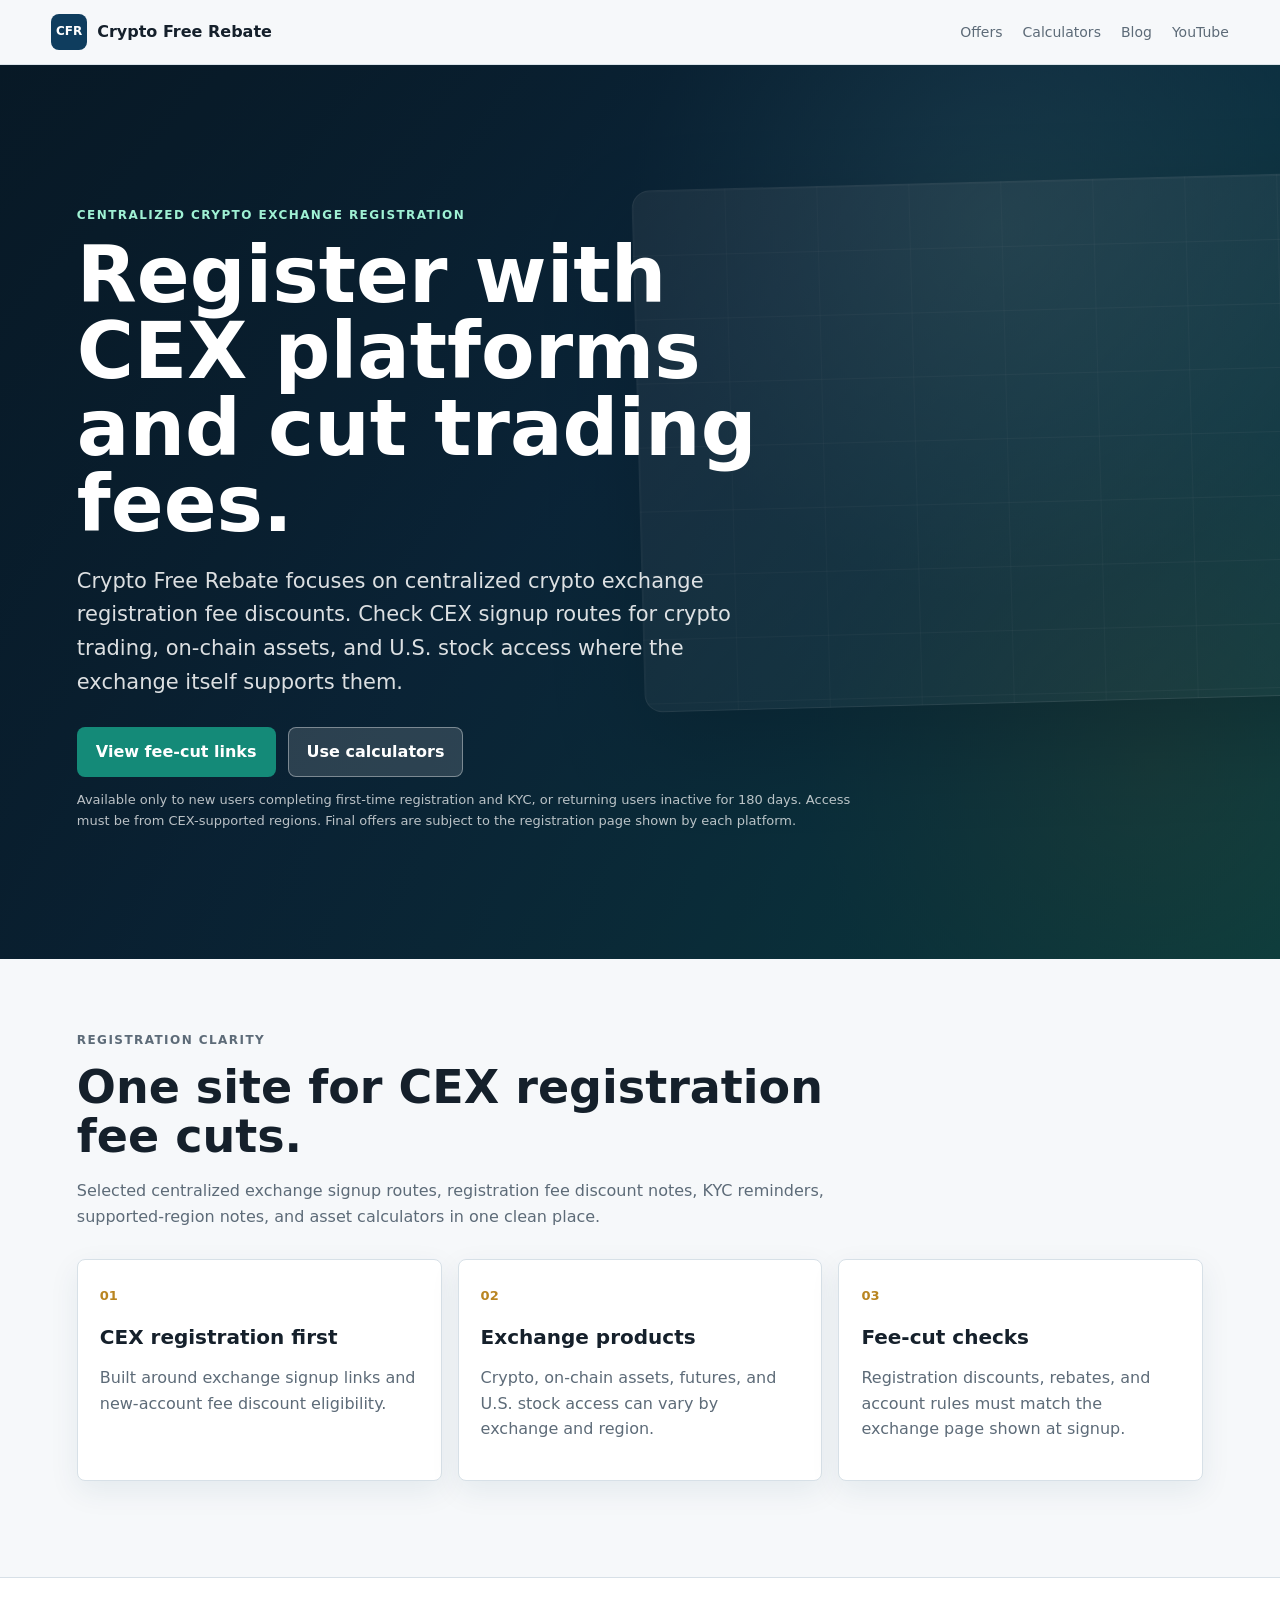
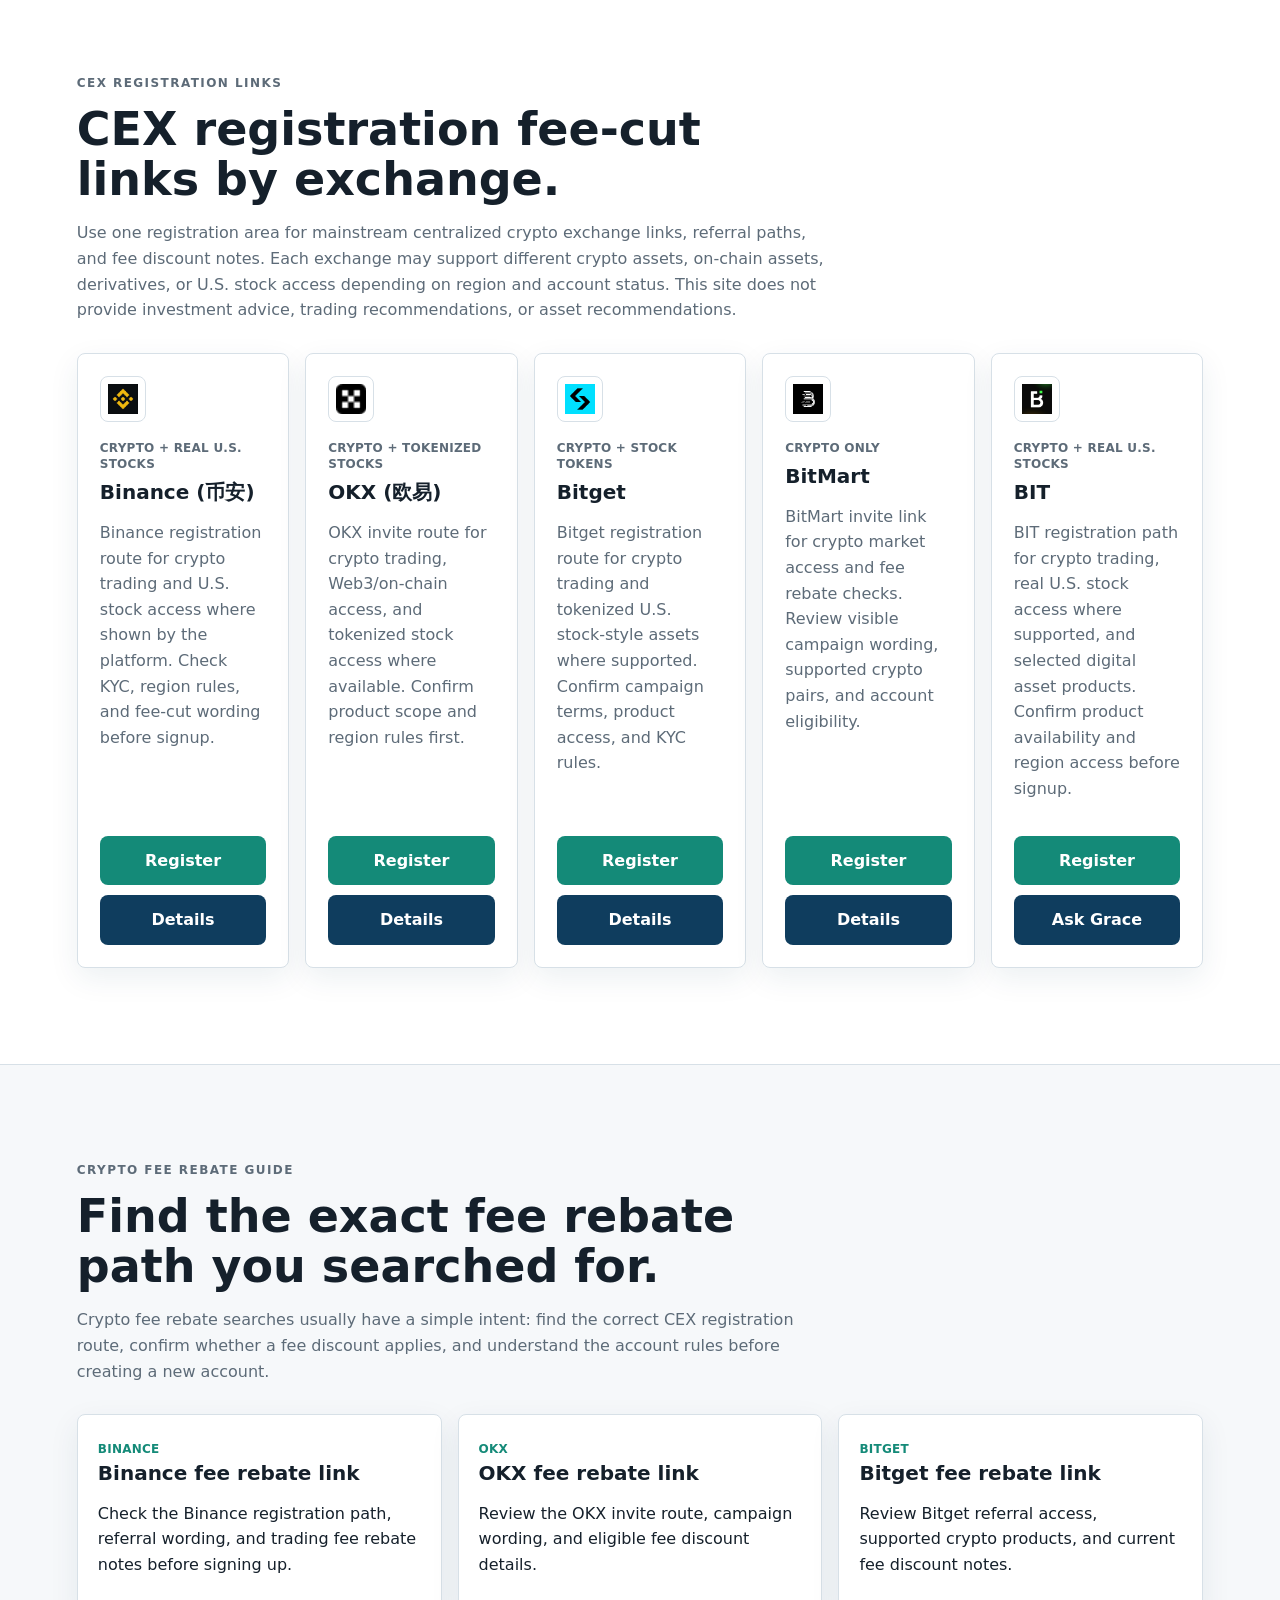
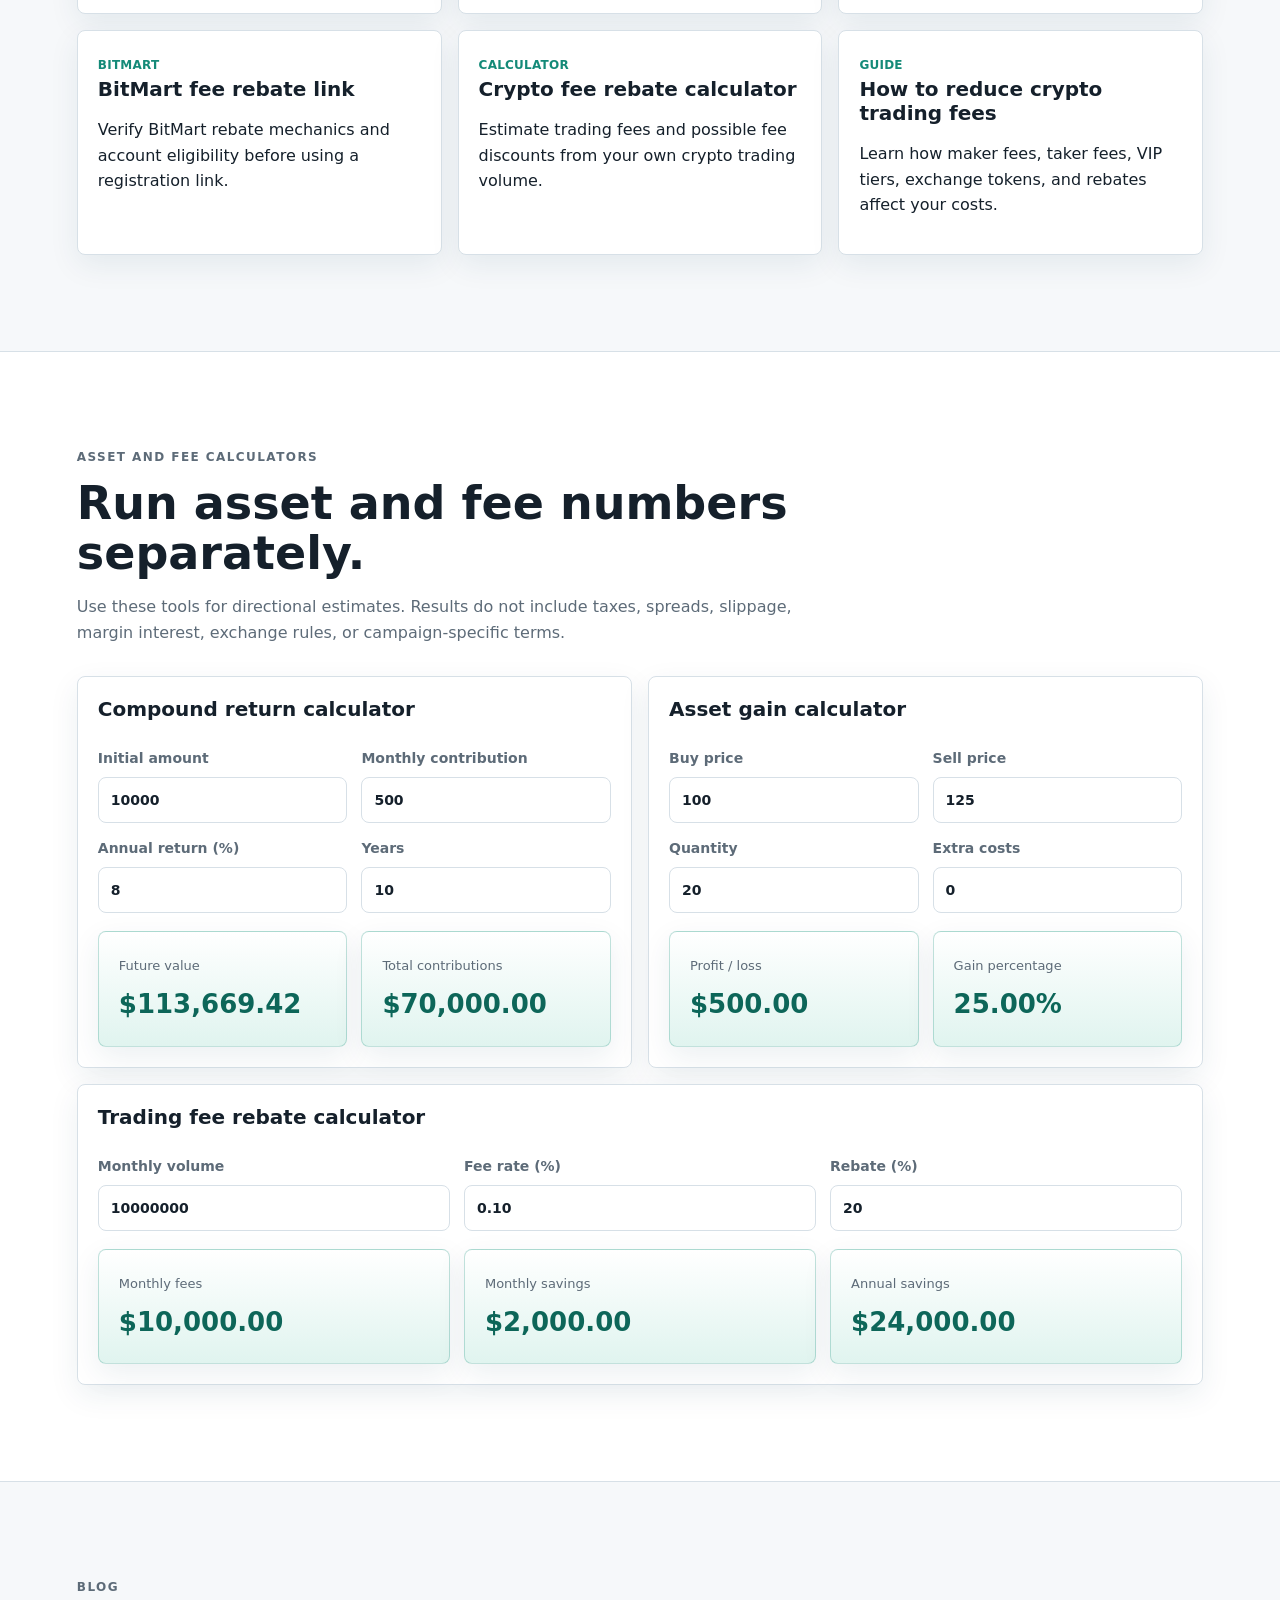
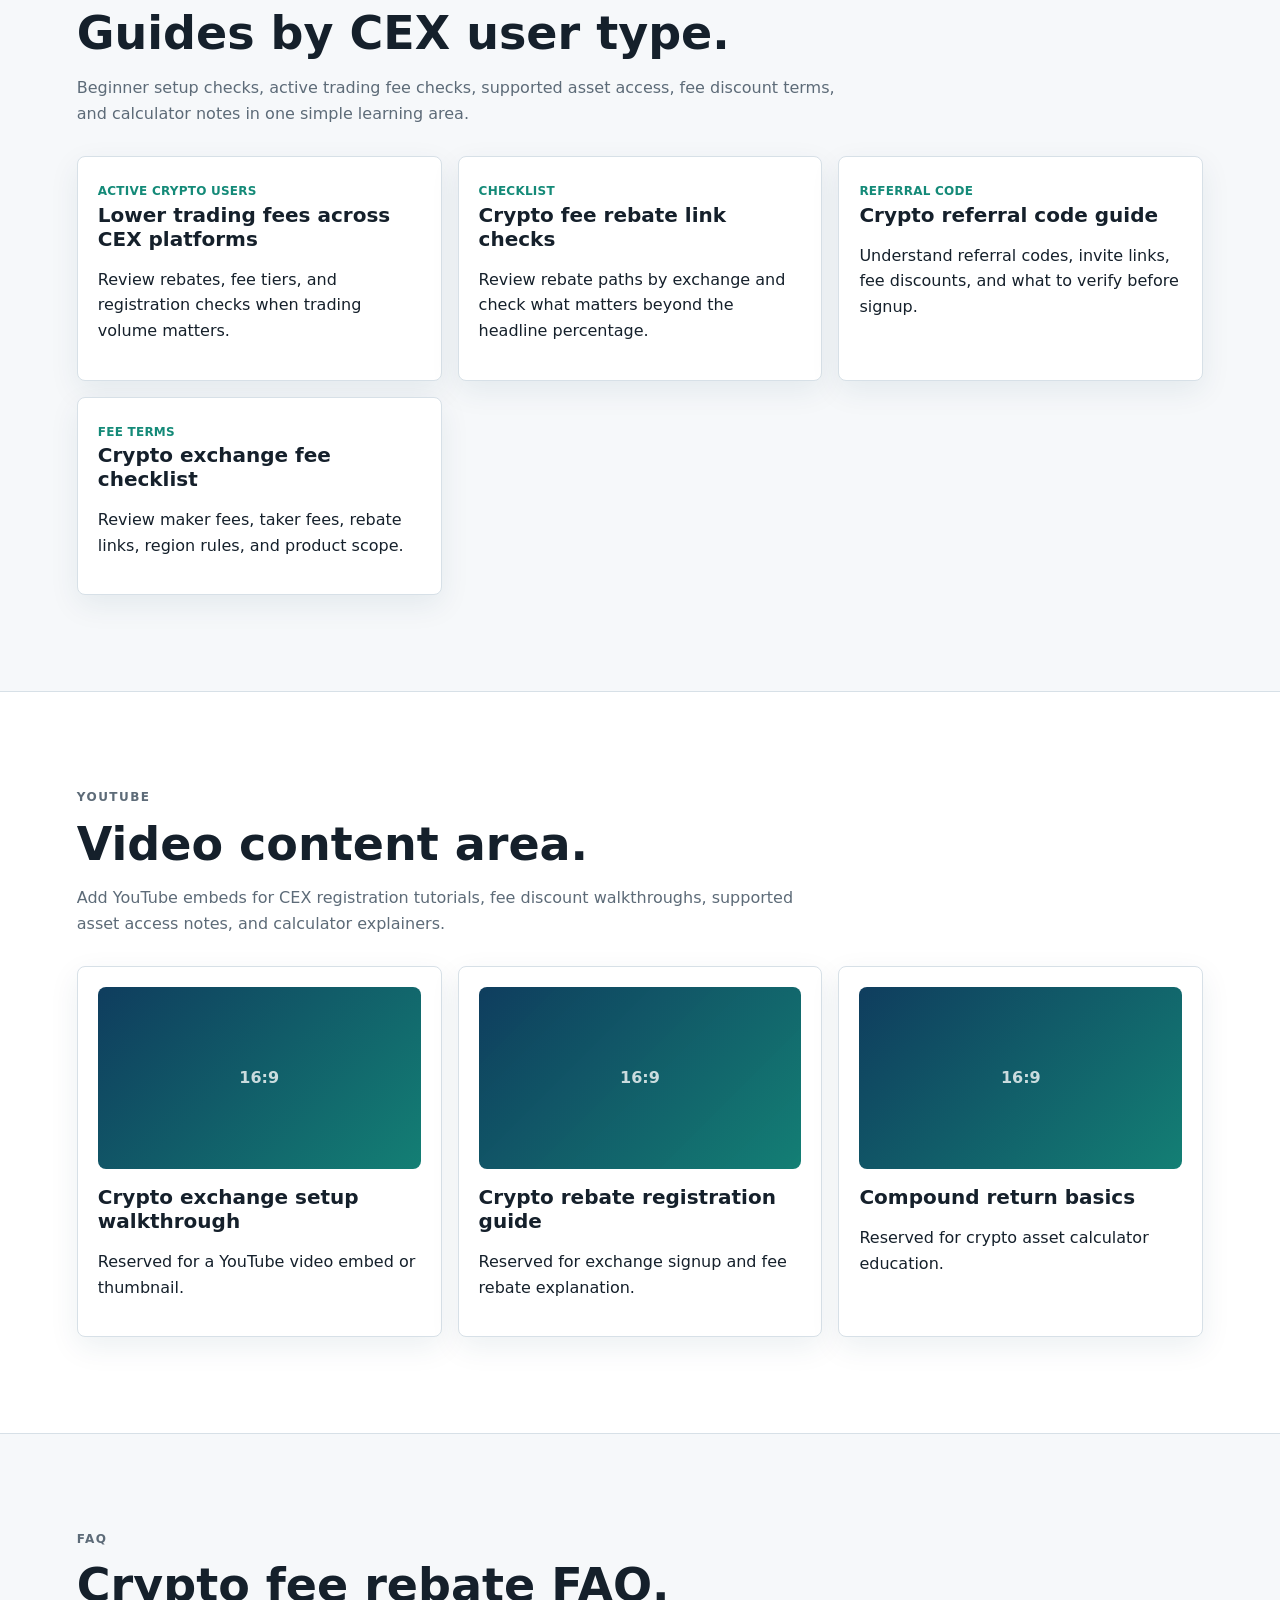
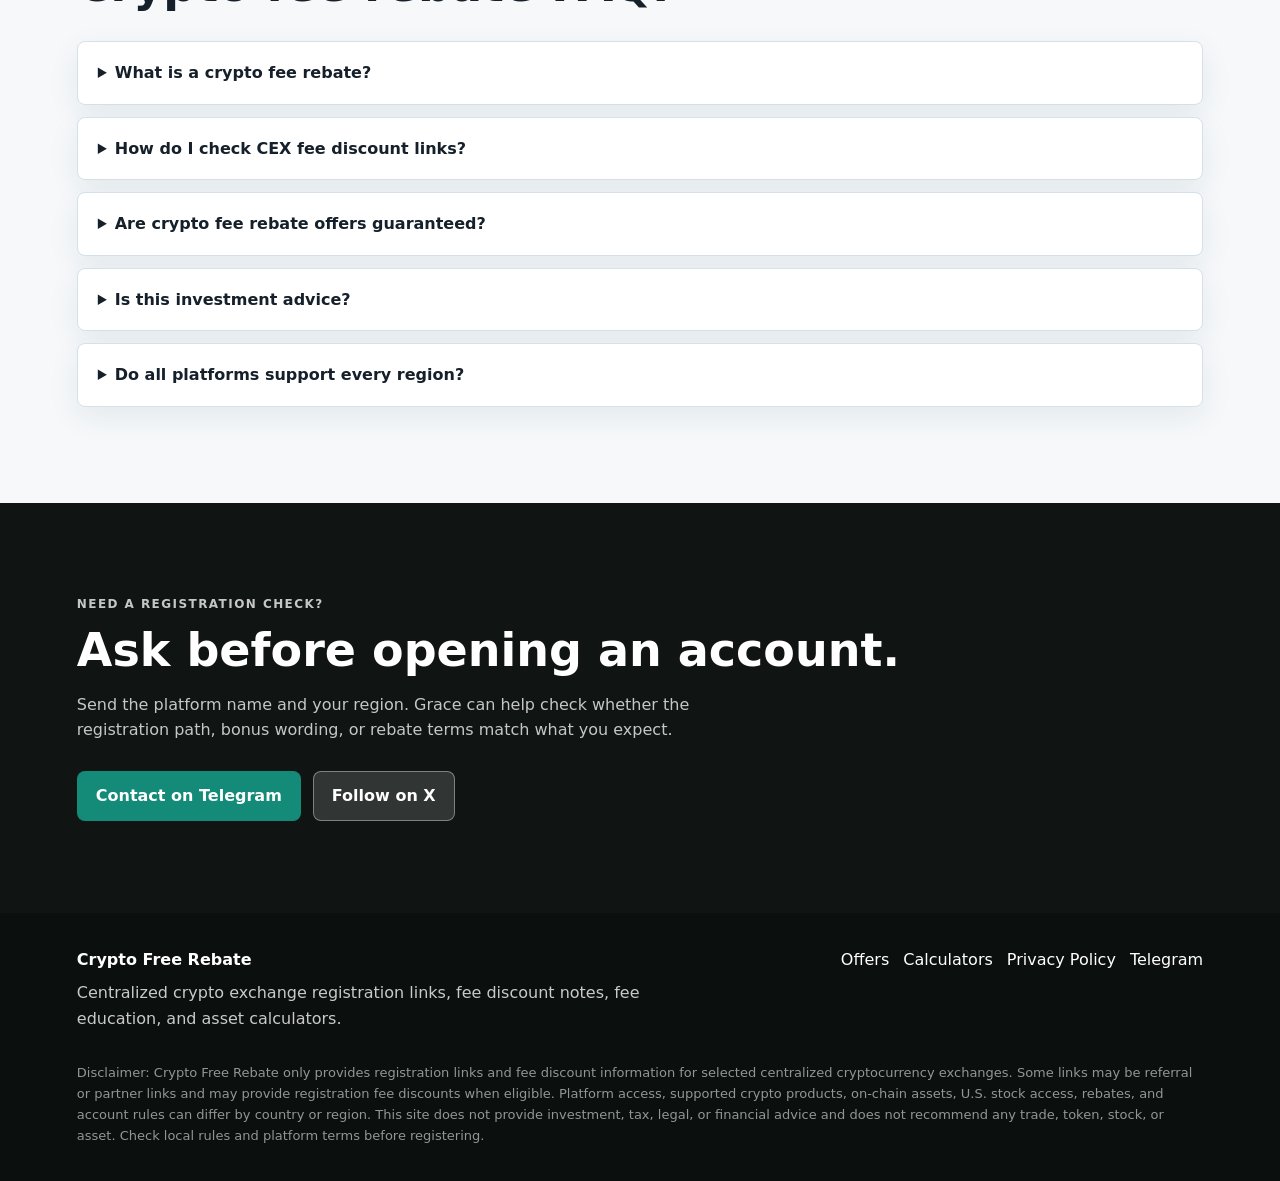
<file: index.html>
<!doctype html>
<html lang="en">
  <head>
    <meta charset="utf-8">
    <meta name="viewport" content="width=device-width, initial-scale=1">
    <meta name="theme-color" content="#f6f8fa">
    <meta name="apple-mobile-web-app-status-bar-style" content="default">
    <title>Centralized Crypto Exchange Fee Discounts | Crypto Free Rebate</title>
    <meta name="description" content="Register with centralized crypto exchanges and check fee discount notes for crypto trading, on-chain assets, and U.S. stock access where each exchange supports it.">
    <meta name="robots" content="index, follow, max-image-preview:large">
    <meta name="author" content="Crypto Free Rebate">
    <link rel="canonical" href="https://cryptofreerebate.com/">
    <meta property="og:type" content="website">
    <meta property="og:site_name" content="Crypto Free Rebate">
    <meta property="og:locale" content="en_US">
    <meta property="og:url" content="https://cryptofreerebate.com/">
    <meta property="og:title" content="Centralized Crypto Exchange Fee Discounts | Crypto Free Rebate">
    <meta property="og:description" content="Check CEX registration links, fee discount notes, KYC reminders, and supported crypto, on-chain asset, and U.S. stock access.">
    <meta property="og:image" content="https://cryptofreerebate.com/assets/og-image.png">
    <meta property="og:image:alt" content="Crypto exchange registration fee discount dashboard">
    <meta name="twitter:card" content="summary_large_image">
    <meta name="twitter:url" content="https://cryptofreerebate.com/">
    <meta name="twitter:title" content="Centralized Crypto Exchange Fee Discounts">
    <meta name="twitter:description" content="Check CEX registration links, fee discount notes, KYC reminders, and supported crypto, on-chain asset, and U.S. stock access.">
    <meta name="twitter:image" content="https://cryptofreerebate.com/assets/og-image.png">
    <meta name="twitter:image:alt" content="Crypto exchange registration fee discount dashboard">
    <link rel="icon" href="/assets/favicon.svg" type="image/svg+xml">
    <link rel="stylesheet" href="/assets/styles.css">
    <script defer src="/assets/app.js"></script>
    <script type="application/ld+json">
      {
        "@context": "https://schema.org",
        "@graph": [
          {
            "@type": "Organization",
            "@id": "https://cryptofreerebate.com/#organization",
            "name": "Crypto Free Rebate",
            "url": "https://cryptofreerebate.com/",
            "logo": "https://cryptofreerebate.com/assets/favicon.svg"
          },
          {
            "@type": "WebSite",
            "@id": "https://cryptofreerebate.com/#website",
            "name": "Crypto Free Rebate",
            "url": "https://cryptofreerebate.com/",
            "publisher": {
              "@id": "https://cryptofreerebate.com/#organization"
            },
            "description": "A focused centralized crypto exchange registration fee discount site with registration links, fee education, and crypto asset calculators.",
            "inLanguage": "en-US"
          },
          {
            "@type": "FAQPage",
            "@id": "https://cryptofreerebate.com/#faq",
            "mainEntity": [
              {
                "@type": "Question",
                "name": "What is a crypto fee rebate?",
                "acceptedAnswer": {
                  "@type": "Answer",
                  "text": "A crypto fee rebate is a trading fee benefit connected to an exchange referral, invite link, campaign, or account tier. The exact benefit depends on the exchange, region, product, and current campaign terms."
                }
              },
              {
                "@type": "Question",
                "name": "How do I check crypto fee rebate links?",
                "acceptedAnswer": {
                  "@type": "Answer",
                  "text": "Check the visible referral code, fee discount wording, supported crypto products, region rules, KYC requirements, and whether the exchange page confirms the benefit."
                }
              },
              {
                "@type": "Question",
                "name": "Are crypto fee rebate offers guaranteed?",
                "acceptedAnswer": {
                  "@type": "Answer",
                  "text": "No. Crypto fee rebate offers depend on platform terms, region, KYC status, deposits, trading activity, and campaign timing."
                }
              }
            ]
          }
        ]
      }
    </script>
  </head>
  <body>
    <header class="site-header">
      <a class="brand" href="/" aria-label="Crypto Free Rebate home">
        <span class="brand-mark">CFR</span>
        <span>Crypto Free Rebate</span>
      </a>
      <nav class="nav" aria-label="Main navigation">
        <a href="#cex-offers">Offers</a>
        <a href="#calculators">Calculators</a>
        <a href="#blog">Blog</a>
        <a href="#youtube">YouTube</a>
      </nav>
    </header>

    <main>
      <section class="hero image-hero">
        <div class="hero-overlay"></div>
        <div class="hero-content">
          <p class="eyebrow">Centralized crypto exchange registration</p>
          <h1>Register with CEX platforms and cut trading fees.</h1>
          <p class="hero-copy">Crypto Free Rebate focuses on centralized crypto exchange registration fee discounts. Check CEX signup routes for crypto trading, on-chain assets, and U.S. stock access where the exchange itself supports them.</p>
          <div class="hero-actions">
            <a class="button primary" href="#cex-offers">View fee-cut links</a>
            <a class="button secondary" href="#calculators">Use calculators</a>
          </div>
          <p class="microcopy">Available only to new users completing first-time registration and KYC, or returning users inactive for 180 days. Access must be from CEX-supported regions. Final offers are subject to the registration page shown by each platform.</p>
        </div>
      </section>

      <section class="section compact" aria-labelledby="trust-title">
        <div class="section-heading">
          <p class="eyebrow">Registration clarity</p>
          <h2 id="trust-title">One site for CEX registration fee cuts.</h2>
          <p>Selected centralized exchange signup routes, registration fee discount notes, KYC reminders, supported-region notes, and asset calculators in one clean place.</p>
        </div>
        <div class="feature-grid">
          <article class="feature-card">
            <span class="feature-kicker">01</span>
            <h3>CEX registration first</h3>
            <p>Built around exchange signup links and new-account fee discount eligibility.</p>
          </article>
          <article class="feature-card">
            <span class="feature-kicker">02</span>
            <h3>Exchange products</h3>
            <p>Crypto, on-chain assets, futures, and U.S. stock access can vary by exchange and region.</p>
          </article>
          <article class="feature-card">
            <span class="feature-kicker">03</span>
            <h3>Fee-cut checks</h3>
            <p>Registration discounts, rebates, and account rules must match the exchange page shown at signup.</p>
          </article>
        </div>
      </section>

      <section class="section band" id="cex-offers" aria-labelledby="cex-title">
        <div class="section-heading">
          <p class="eyebrow">CEX registration links</p>
          <h2 id="cex-title">CEX registration fee-cut links by exchange.</h2>
          <p>Use one registration area for mainstream centralized crypto exchange links, referral paths, and fee discount notes. Each exchange may support different crypto assets, on-chain assets, derivatives, or U.S. stock access depending on region and account status. This site does not provide investment advice, trading recommendations, or asset recommendations.</p>
        </div>
        <div class="exchange-grid cex-grid">
          <article class="exchange-card">
            <div class="exchange-logo logo-image"><img src="/assets/logos/binance.jpg" alt="Binance logo"></div>
            <div>
              <p class="card-tag">Crypto + real U.S. stocks</p>
              <h3 class="notranslate" translate="no">Binance (币安)</h3>
              <p>Binance registration route for crypto trading and U.S. stock access where shown by the platform. Check KYC, region rules, and fee-cut wording before signup.</p>
            </div>
            <div class="card-actions">
              <a class="button primary" href="https://www.bsmkweb.cc/register?ref=FEECUT" rel="sponsored nofollow noopener noreferrer">Register</a>
              <a class="button card-button" href="/binance-fee-rebate/">Details</a>
            </div>
          </article>
          <article class="exchange-card">
            <div class="exchange-logo logo-image"><img src="/assets/logos/okx.ico" alt="OKX logo"></div>
            <div>
              <p class="card-tag">Crypto + tokenized stocks</p>
              <h3 class="notranslate" translate="no">OKX (欧易)</h3>
              <p>OKX invite route for crypto trading, Web3/on-chain access, and tokenized stock access where available. Confirm product scope and region rules first.</p>
            </div>
            <div class="card-actions">
              <a class="button primary" href="https://www.promooboost.com/join/FEECUT" rel="sponsored nofollow noopener noreferrer">Register</a>
              <a class="button card-button" href="/okx-fee-rebate/">Details</a>
            </div>
          </article>
          <article class="exchange-card">
            <div class="exchange-logo logo-image"><img src="/assets/logos/bitget.png" alt="Bitget logo"></div>
            <div>
              <p class="card-tag">Crypto + stock tokens</p>
              <h3 class="notranslate" translate="no">Bitget</h3>
              <p>Bitget registration route for crypto trading and tokenized U.S. stock-style assets where supported. Confirm campaign terms, product access, and KYC rules.</p>
            </div>
            <div class="card-actions">
              <a class="button primary" href="https://partner.hdmune.cn/bg/q4qxmbpd" rel="sponsored nofollow noopener noreferrer">Register</a>
              <a class="button card-button" href="/bitget-fee-rebate/">Details</a>
            </div>
          </article>
          <article class="exchange-card">
            <div class="exchange-logo logo-image"><img src="/assets/logos/bitmart.jpg" alt="BitMart logo"></div>
            <div>
              <p class="card-tag">Crypto only</p>
              <h3 class="notranslate" translate="no">BitMart</h3>
              <p>BitMart invite link for crypto market access and fee rebate checks. Review visible campaign wording, supported crypto pairs, and account eligibility.</p>
            </div>
            <div class="card-actions">
              <a class="button primary" href="https://www.bitmart.com/invite/feecut" rel="sponsored nofollow noopener noreferrer">Register</a>
              <a class="button card-button" href="/bitmart-fee-rebate/">Details</a>
            </div>
          </article>
          <article class="exchange-card">
            <div class="exchange-logo logo-image"><img src="/assets/logos/bit.jpg" alt="BIT logo"></div>
            <div>
              <p class="card-tag">Crypto + real U.S. stocks</p>
              <h3 class="notranslate" translate="no">BIT</h3>
              <p>BIT registration path for crypto trading, real U.S. stock access where supported, and selected digital asset products. Confirm product availability and region access before signup.</p>
            </div>
            <div class="card-actions">
              <a class="button primary" href="https://www.bit.com/signup" rel="sponsored nofollow noopener noreferrer">Register</a>
              <a class="button card-button" href="#contact">Ask Grace</a>
            </div>
          </article>
        </div>
      </section>

      <section class="section" id="crypto-fee-rebate-guide" aria-labelledby="rebate-guide-title">
        <div class="section-heading">
          <p class="eyebrow">Crypto fee rebate guide</p>
          <h2 id="rebate-guide-title">Find the exact fee rebate path you searched for.</h2>
          <p>Crypto fee rebate searches usually have a simple intent: find the correct CEX registration route, confirm whether a fee discount applies, and understand the account rules before creating a new account.</p>
        </div>
        <div class="article-card-grid">
          <a class="article-card" href="/binance-fee-rebate/">
            <span class="card-tag">Binance</span>
            <h3>Binance fee rebate link</h3>
            <p>Check the Binance registration path, referral wording, and trading fee rebate notes before signing up.</p>
          </a>
          <a class="article-card" href="/okx-fee-rebate/">
            <span class="card-tag">OKX</span>
            <h3>OKX fee rebate link</h3>
            <p>Review the OKX invite route, campaign wording, and eligible fee discount details.</p>
          </a>
          <a class="article-card" href="/bitget-fee-rebate/">
            <span class="card-tag">Bitget</span>
            <h3>Bitget fee rebate link</h3>
            <p>Review Bitget referral access, supported crypto products, and current fee discount notes.</p>
          </a>
          <a class="article-card" href="/bitmart-fee-rebate/">
            <span class="card-tag">BitMart</span>
            <h3>BitMart fee rebate link</h3>
            <p>Verify BitMart rebate mechanics and account eligibility before using a registration link.</p>
          </a>
          <a class="article-card" href="/tools/fee-calculator/">
            <span class="card-tag">Calculator</span>
            <h3>Crypto fee rebate calculator</h3>
            <p>Estimate trading fees and possible fee discounts from your own crypto trading volume.</p>
          </a>
          <a class="article-card" href="/blog/reduce-crypto-trading-fees/">
            <span class="card-tag">Guide</span>
            <h3>How to reduce crypto trading fees</h3>
            <p>Learn how maker fees, taker fees, VIP tiers, exchange tokens, and rebates affect your costs.</p>
          </a>
        </div>
      </section>

      <section class="section band" id="calculators" aria-labelledby="calc-title">
        <div class="section-heading">
          <p class="eyebrow">Asset and fee calculators</p>
          <h2 id="calc-title">Run asset and fee numbers separately.</h2>
          <p>Use these tools for directional estimates. Results do not include taxes, spreads, slippage, margin interest, exchange rules, or campaign-specific terms.</p>
        </div>
        <div class="calculator-grid">
          <article class="tool-card calculator" data-compound-calculator>
            <h3>Compound return calculator</h3>
            <div class="field-grid two">
              <label>Initial amount <input data-principal type="number" min="0" step="100" value="10000" inputmode="decimal"></label>
              <label>Monthly contribution <input data-contribution type="number" min="0" step="50" value="500" inputmode="decimal"></label>
              <label>Annual return (%) <input data-return type="number" step="0.1" value="8" inputmode="decimal"></label>
              <label>Years <input data-years type="number" min="1" step="1" value="10" inputmode="numeric"></label>
            </div>
            <div class="result-grid two" aria-live="polite">
              <div class="result-card"><span>Future value</span><strong data-future-value>$0.00</strong></div>
              <div class="result-card"><span>Total contributions</span><strong data-total-contributions>$0.00</strong></div>
            </div>
          </article>

          <article class="tool-card calculator" data-gain-calculator>
            <h3>Asset gain calculator</h3>
            <div class="field-grid two">
              <label>Buy price <input data-buy-price type="number" min="0" step="0.01" value="100" inputmode="decimal"></label>
              <label>Sell price <input data-sell-price type="number" min="0" step="0.01" value="125" inputmode="decimal"></label>
              <label>Quantity <input data-quantity type="number" min="0" step="0.01" value="20" inputmode="decimal"></label>
              <label>Extra costs <input data-extra-costs type="number" min="0" step="0.01" value="0" inputmode="decimal"></label>
            </div>
            <div class="result-grid two" aria-live="polite">
              <div class="result-card"><span>Profit / loss</span><strong data-profit-loss>$0.00</strong></div>
              <div class="result-card"><span>Gain percentage</span><strong data-gain-percent>0.00%</strong></div>
            </div>
          </article>

          <article class="tool-card calculator" data-fee-calculator>
            <h3>Trading fee rebate calculator</h3>
            <div class="field-grid three">
              <label>Monthly volume <input data-volume type="number" min="0" step="1000" value="10000000" inputmode="decimal"></label>
              <label>Fee rate (%) <input data-fee-rate type="number" min="0" step="0.01" value="0.10" inputmode="decimal"></label>
              <label>Rebate (%) <input data-rebate type="number" min="0" max="100" step="1" value="20" inputmode="decimal"></label>
            </div>
            <div class="result-grid three" aria-live="polite">
              <div class="result-card"><span>Monthly fees</span><strong data-monthly-fee>$0.00</strong></div>
              <div class="result-card"><span>Monthly savings</span><strong data-monthly-savings>$0.00</strong></div>
              <div class="result-card"><span>Annual savings</span><strong data-annual-savings>$0.00</strong></div>
            </div>
          </article>
        </div>
      </section>

      <section class="section" id="blog" aria-labelledby="blog-title">
        <div class="section-heading">
          <p class="eyebrow">Blog</p>
          <h2 id="blog-title">Guides by CEX user type.</h2>
          <p>Beginner setup checks, active trading fee checks, supported asset access, fee discount terms, and calculator notes in one simple learning area.</p>
        </div>
        <div class="article-card-grid">
          <a class="article-card" href="/blog/reduce-crypto-trading-fees/">
            <span class="card-tag">Active crypto users</span>
            <h3>Lower trading fees across CEX platforms</h3>
            <p>Review rebates, fee tiers, and registration checks when trading volume matters.</p>
          </a>
          <a class="article-card" href="/best-crypto-fee-rebate/">
            <span class="card-tag">Checklist</span>
            <h3>Crypto fee rebate link checks</h3>
            <p>Review rebate paths by exchange and check what matters beyond the headline percentage.</p>
          </a>
          <a class="article-card" href="/crypto-referral-code/">
            <span class="card-tag">Referral code</span>
            <h3>Crypto referral code guide</h3>
            <p>Understand referral codes, invite links, fee discounts, and what to verify before signup.</p>
          </a>
          <a class="article-card" href="/exchange-fee-comparison/">
            <span class="card-tag">Fee terms</span>
            <h3>Crypto exchange fee checklist</h3>
            <p>Review maker fees, taker fees, rebate links, region rules, and product scope.</p>
          </a>
        </div>
      </section>

      <section class="section band" id="youtube" aria-labelledby="youtube-title">
        <div class="section-heading">
          <p class="eyebrow">YouTube</p>
          <h2 id="youtube-title">Video content area.</h2>
          <p>Add YouTube embeds for CEX registration tutorials, fee discount walkthroughs, supported asset access notes, and calculator explainers.</p>
        </div>
        <div class="video-grid">
          <article class="video-card">
            <div class="video-placeholder">16:9</div>
            <h3>Crypto exchange setup walkthrough</h3>
            <p>Reserved for a YouTube video embed or thumbnail.</p>
          </article>
          <article class="video-card">
            <div class="video-placeholder">16:9</div>
            <h3>Crypto rebate registration guide</h3>
            <p>Reserved for exchange signup and fee rebate explanation.</p>
          </article>
          <article class="video-card">
            <div class="video-placeholder">16:9</div>
            <h3>Compound return basics</h3>
            <p>Reserved for crypto asset calculator education.</p>
          </article>
        </div>
      </section>

      <section class="section" aria-labelledby="faq-title">
        <div class="section-heading">
          <p class="eyebrow">FAQ</p>
          <h2 id="faq-title">Crypto fee rebate FAQ.</h2>
        </div>
        <div class="faq-list">
          <details>
            <summary>What is a crypto fee rebate?</summary>
            <p>A crypto fee rebate is a trading fee benefit connected to an exchange referral, invite link, campaign, or account tier. The exact benefit depends on the exchange, region, product, and current campaign terms.</p>
          </details>
          <details>
            <summary>How do I check CEX fee discount links?</summary>
            <p>Check the visible referral code, fee discount wording, supported products, region rules, KYC requirements, and whether the exchange page confirms the benefit.</p>
          </details>
          <details>
            <summary>Are crypto fee rebate offers guaranteed?</summary>
            <p>No. Crypto fee rebate offers depend on platform terms, region, KYC status, deposits, trading activity, and campaign timing.</p>
          </details>
          <details>
            <summary>Is this investment advice?</summary>
            <p>No. Crypto Free Rebate only provides selected centralized crypto exchange registration links, fee discount information, and calculators. It does not recommend buying, selling, holding, or trading any asset.</p>
          </details>
          <details>
            <summary>Do all platforms support every region?</summary>
            <p>No. Each centralized exchange can restrict registration, crypto products, on-chain asset access, U.S. stock access, fee rebates, KYC rules, deposits, and account access by country or region. Always check the platform page for your location before registering.</p>
          </details>
        </div>
      </section>

      <section class="cta-section" id="contact">
        <p class="eyebrow">Need a registration check?</p>
        <h2>Ask before opening an account.</h2>
        <p>Send the platform name and your region. Grace can help check whether the registration path, bonus wording, or rebate terms match what you expect.</p>
        <div class="hero-actions">
          <a class="button primary" href="https://t.me/Graceliu0124" rel="noopener noreferrer">Contact on Telegram</a>
          <a class="button secondary" href="https://x.com/0124_grace?s=21" rel="noopener noreferrer">Follow on X</a>
        </div>
      </section>
    </main>

    <footer class="footer">
      <div>
        <strong>Crypto Free Rebate</strong>
        <p>Centralized crypto exchange registration links, fee discount notes, fee education, and asset calculators.</p>
      </div>
      <div class="footer-links">
        <a href="#cex-offers">Offers</a>
        <a href="#calculators">Calculators</a>
        <a href="/privacy-policy/">Privacy Policy</a>
        <a href="https://t.me/Graceliu0124" rel="noopener noreferrer">Telegram</a>
      </div>
      <p class="fine-print">Disclaimer: Crypto Free Rebate only provides registration links and fee discount information for selected centralized cryptocurrency exchanges. Some links may be referral or partner links and may provide registration fee discounts when eligible. Platform access, supported crypto products, on-chain assets, U.S. stock access, rebates, and account rules can differ by country or region. This site does not provide investment, tax, legal, or financial advice and does not recommend any trade, token, stock, or asset. Check local rules and platform terms before registering.</p>
    </footer>
  </body>
</html>
</file>
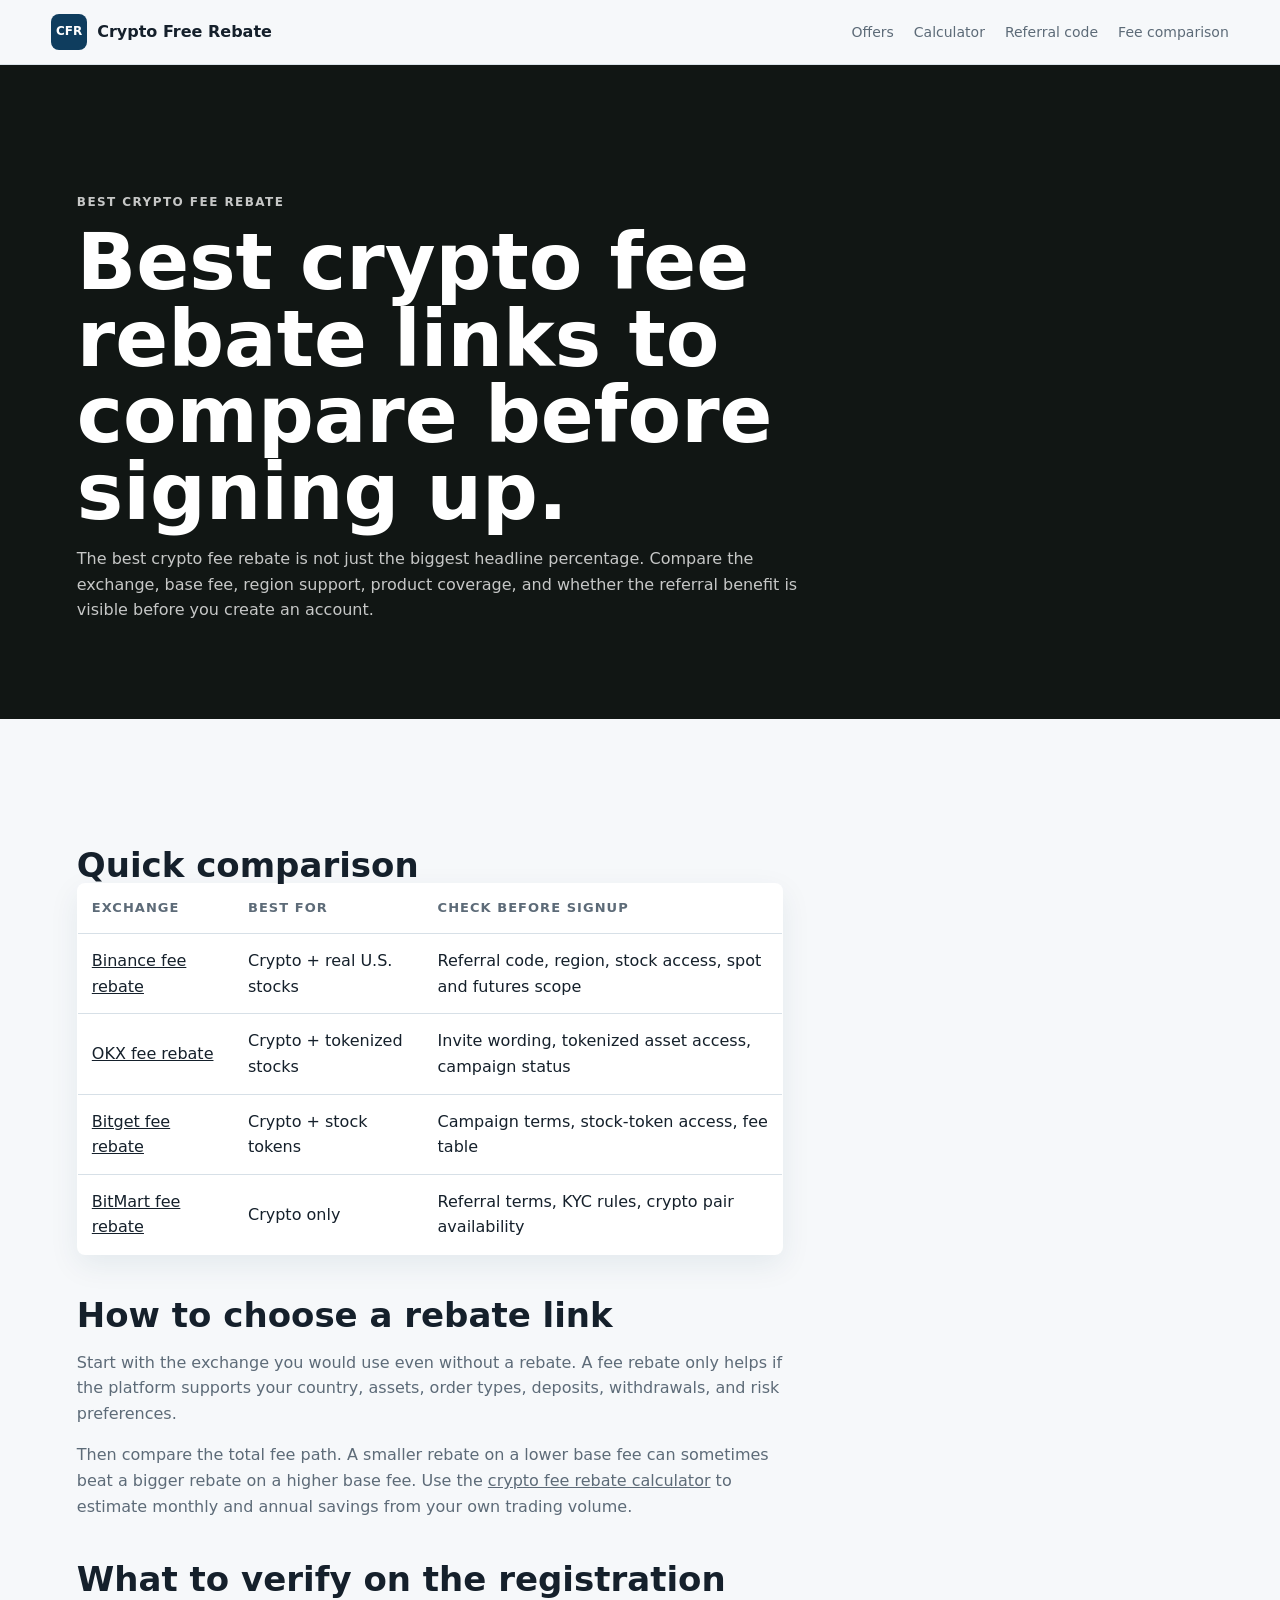
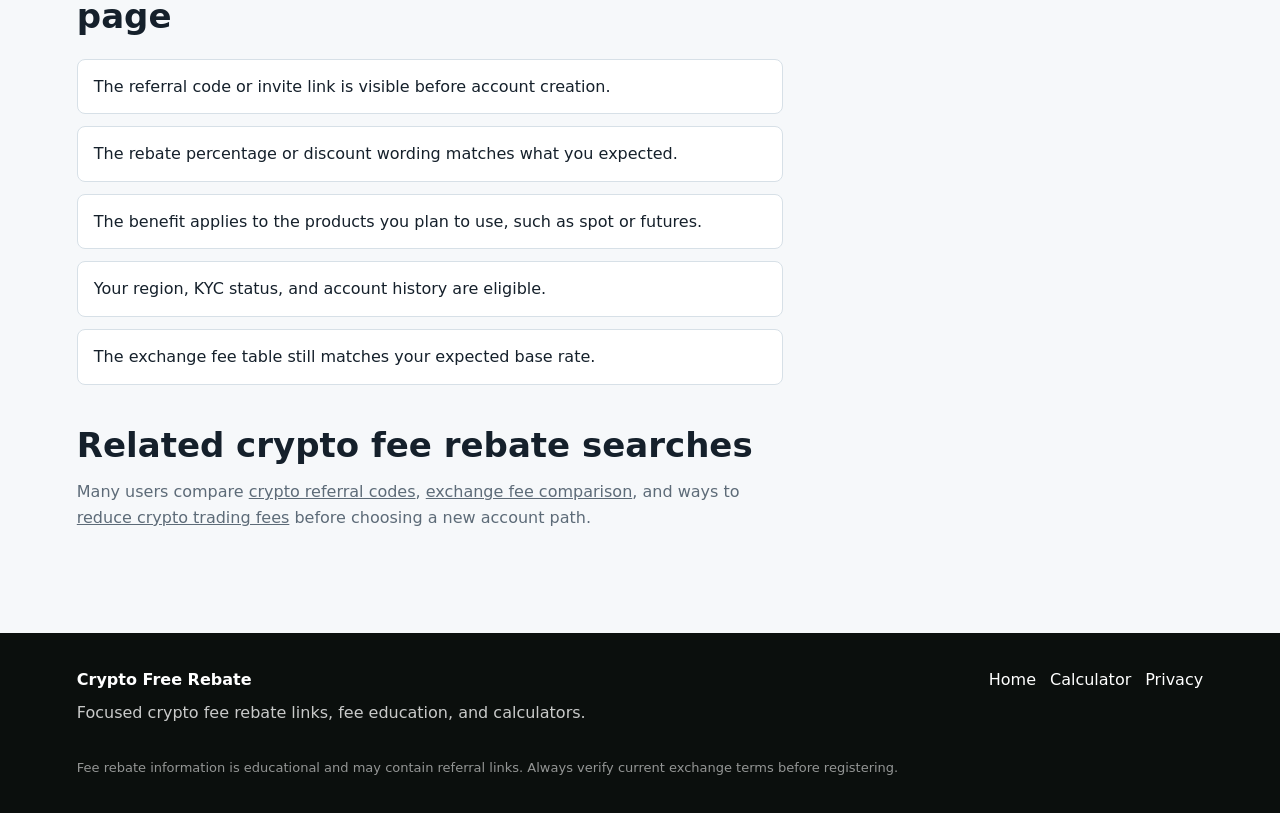
<file: best-crypto-fee-rebate/index.html>
<!doctype html>
<html lang="en">
  <head>
    <meta charset="utf-8">
    <meta name="viewport" content="width=device-width, initial-scale=1">
    <meta name="theme-color" content="#f7f8f5">
    <meta name="apple-mobile-web-app-status-bar-style" content="default">
    <title>Best Crypto Fee Rebate Links | Crypto Free Rebate</title>
    <meta name="description" content="Compare the best crypto fee rebate links for Binance, OKX, Bitget, and BitMart, then estimate trading fee savings before creating an exchange account.">
    <meta name="robots" content="index, follow, max-image-preview:large">
    <link rel="canonical" href="https://cryptofreerebate.com/best-crypto-fee-rebate/">
    <meta property="og:type" content="article">
    <meta property="og:site_name" content="Crypto Free Rebate">
    <meta property="og:url" content="https://cryptofreerebate.com/best-crypto-fee-rebate/">
    <meta property="og:title" content="Best Crypto Fee Rebate Links">
    <meta property="og:description" content="Compare crypto exchange fee rebate links and estimate trading fee savings before signing up.">
    <meta property="og:image" content="https://cryptofreerebate.com/assets/og-image.png">
    <meta property="og:image:alt" content="Best crypto fee rebate link comparison">
    <meta name="twitter:card" content="summary_large_image">
    <meta name="twitter:url" content="https://cryptofreerebate.com/best-crypto-fee-rebate/">
    <meta name="twitter:title" content="Best Crypto Fee Rebate Links">
    <meta name="twitter:description" content="Compare crypto exchange fee rebate links and estimate trading fee savings before signing up.">
    <meta name="twitter:image" content="https://cryptofreerebate.com/assets/og-image.png">
    <link rel="icon" href="/assets/favicon.svg" type="image/svg+xml">
    <link rel="stylesheet" href="/assets/styles.css">
    <script type="application/ld+json">
      {
        "@context": "https://schema.org",
        "@graph": [
          {
            "@type": "Article",
            "headline": "Best Crypto Fee Rebate Links",
            "description": "Compare the best crypto fee rebate links for Binance, OKX, Bitget, and BitMart, then estimate trading fee savings before creating an exchange account.",
            "url": "https://cryptofreerebate.com/best-crypto-fee-rebate/",
            "image": "https://cryptofreerebate.com/assets/og-image.png",
            "publisher": {
              "@type": "Organization",
              "name": "Crypto Free Rebate",
              "url": "https://cryptofreerebate.com/"
            },
            "mainEntityOfPage": "https://cryptofreerebate.com/best-crypto-fee-rebate/",
            "inLanguage": "en-US"
          },
          {
            "@type": "FAQPage",
            "mainEntity": [
              {
                "@type": "Question",
                "name": "What makes a crypto fee rebate link good?",
                "acceptedAnswer": {
                  "@type": "Answer",
                  "text": "A useful crypto fee rebate link clearly shows the exchange, referral or invite path, supported products, region rules, rebate percentage, and eligibility requirements before account creation."
                }
              },
              {
                "@type": "Question",
                "name": "Should I choose the highest rebate percentage?",
                "acceptedAnswer": {
                  "@type": "Answer",
                  "text": "Not always. A higher rebate can be less useful if the exchange has higher base fees, limited regional support, weak liquidity, or product restrictions that do not match your trading style."
                }
              }
            ]
          }
        ]
      }
    </script>
  </head>
  <body>
    <header class="site-header">
      <a class="brand" href="/"><span class="brand-mark">CFR</span><span>Crypto Free Rebate</span></a>
      <nav class="nav" aria-label="Main navigation">
        <a href="/#cex-offers">Offers</a>
        <a href="/tools/fee-calculator/">Calculator</a>
        <a href="/crypto-referral-code/">Referral code</a>
        <a href="/exchange-fee-comparison/">Fee comparison</a>
      </nav>
    </header>
    <main>
      <article>
        <section class="page-hero">
          <p class="eyebrow">Best crypto fee rebate</p>
          <h1>Best crypto fee rebate links to compare before signing up.</h1>
          <p>The best crypto fee rebate is not just the biggest headline percentage. Compare the exchange, base fee, region support, product coverage, and whether the referral benefit is visible before you create an account.</p>
        </section>
        <div class="article">
          <h2>Quick comparison</h2>
          <table class="rate-table">
            <thead>
              <tr>
                <th>Exchange</th>
                <th>Best for</th>
                <th>Check before signup</th>
              </tr>
            </thead>
            <tbody>
              <tr>
                <td><a href="/binance-fee-rebate/">Binance fee rebate</a></td>
                <td>Crypto + real U.S. stocks</td>
                <td>Referral code, region, stock access, spot and futures scope</td>
              </tr>
              <tr>
                <td><a href="/okx-fee-rebate/">OKX fee rebate</a></td>
                <td>Crypto + tokenized stocks</td>
                <td>Invite wording, tokenized asset access, campaign status</td>
              </tr>
              <tr>
                <td><a href="/bitget-fee-rebate/">Bitget fee rebate</a></td>
                <td>Crypto + stock tokens</td>
                <td>Campaign terms, stock-token access, fee table</td>
              </tr>
              <tr>
                <td><a href="/bitmart-fee-rebate/">BitMart fee rebate</a></td>
                <td>Crypto only</td>
                <td>Referral terms, KYC rules, crypto pair availability</td>
              </tr>
            </tbody>
          </table>

          <h2>How to choose a rebate link</h2>
          <p>Start with the exchange you would use even without a rebate. A fee rebate only helps if the platform supports your country, assets, order types, deposits, withdrawals, and risk preferences.</p>
          <p>Then compare the total fee path. A smaller rebate on a lower base fee can sometimes beat a bigger rebate on a higher base fee. Use the <a href="/tools/fee-calculator/">crypto fee rebate calculator</a> to estimate monthly and annual savings from your own trading volume.</p>

          <h2>What to verify on the registration page</h2>
          <ul class="checklist">
            <li>The referral code or invite link is visible before account creation.</li>
            <li>The rebate percentage or discount wording matches what you expected.</li>
            <li>The benefit applies to the products you plan to use, such as spot or futures.</li>
            <li>Your region, KYC status, and account history are eligible.</li>
            <li>The exchange fee table still matches your expected base rate.</li>
          </ul>

          <h2>Related crypto fee rebate searches</h2>
          <p>Many users compare <a href="/crypto-referral-code/">crypto referral codes</a>, <a href="/exchange-fee-comparison/">exchange fee comparison</a>, and ways to <a href="/blog/reduce-crypto-trading-fees/">reduce crypto trading fees</a> before choosing a new account path.</p>
        </div>
      </article>
    </main>
    <footer class="footer">
      <div><strong>Crypto Free Rebate</strong><p>Focused crypto fee rebate links, fee education, and calculators.</p></div>
      <div class="footer-links"><a href="/">Home</a><a href="/tools/fee-calculator/">Calculator</a><a href="/privacy-policy/">Privacy</a></div>
      <p class="fine-print">Fee rebate information is educational and may contain referral links. Always verify current exchange terms before registering.</p>
    </footer>
  </body>
</html>
</file>
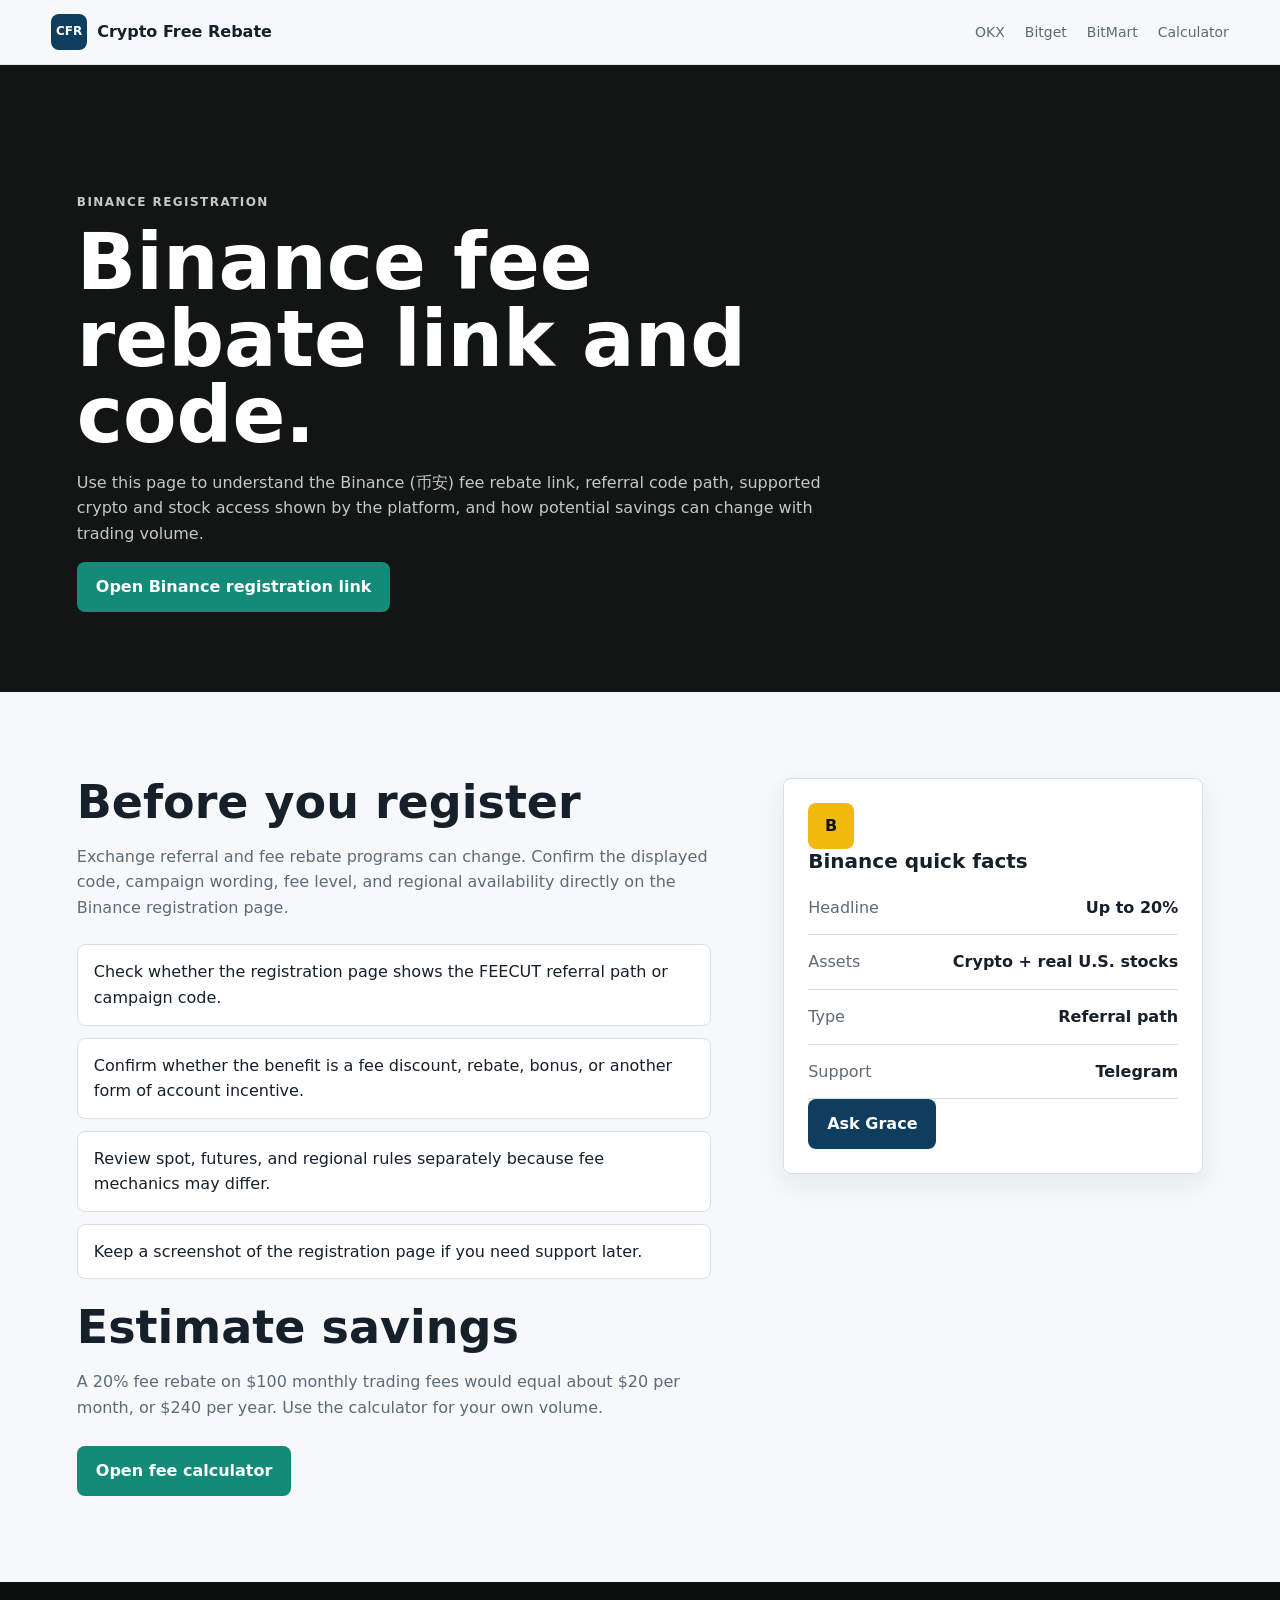
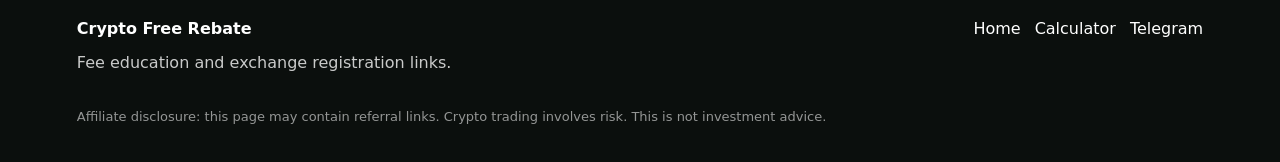
<file: binance-fee-rebate/index.html>
<!doctype html>
<html lang="en">
  <head>
    <meta charset="utf-8">
    <meta name="viewport" content="width=device-width, initial-scale=1">
    <meta name="theme-color" content="#f7f8f5">
    <meta name="apple-mobile-web-app-status-bar-style" content="default">
    <title>Binance Fee Rebate Link and Code | Crypto Free Rebate</title>
    <meta name="description" content="Review the Binance fee rebate link and referral code path, estimate potential trading fee savings, and check what to confirm before creating an account.">
    <meta name="robots" content="index, follow, max-image-preview:large">
    <link rel="canonical" href="https://cryptofreerebate.com/binance-fee-rebate/">
    <meta property="og:type" content="article">
    <meta property="og:site_name" content="Crypto Free Rebate">
    <meta property="og:url" content="https://cryptofreerebate.com/binance-fee-rebate/">
    <meta property="og:title" content="Binance Fee Rebate Link and Code">
    <meta property="og:description" content="Check the Binance fee rebate link, referral code path, and estimated trading fee savings before creating an account.">
    <meta property="og:image" content="https://cryptofreerebate.com/assets/og-image.png">
    <meta property="og:image:alt" content="Binance fee rebate link guide by Crypto Free Rebate">
    <meta name="twitter:card" content="summary_large_image">
    <meta name="twitter:url" content="https://cryptofreerebate.com/binance-fee-rebate/">
    <meta name="twitter:title" content="Binance Fee Rebate Link and Code">
    <meta name="twitter:description" content="Check the Binance fee rebate link, referral code path, and estimated trading fee savings before creating an account.">
    <meta name="twitter:image" content="https://cryptofreerebate.com/assets/og-image.png">
    <link rel="icon" href="/assets/favicon.svg" type="image/svg+xml">
    <link rel="stylesheet" href="/assets/styles.css">
    <script type="application/ld+json">
      {
        "@context": "https://schema.org",
        "@type": "Article",
        "headline": "Binance Fee Rebate Link and Code",
        "description": "Review the Binance fee rebate link and referral code path, estimate potential trading fee savings, and check what to confirm before creating an account.",
        "url": "https://cryptofreerebate.com/binance-fee-rebate/",
        "image": "https://cryptofreerebate.com/assets/og-image.png",
        "publisher": {
          "@type": "Organization",
          "name": "Crypto Free Rebate",
          "url": "https://cryptofreerebate.com/"
        },
        "mainEntityOfPage": "https://cryptofreerebate.com/binance-fee-rebate/",
        "inLanguage": "en-US"
      }
    </script>
  </head>
  <body>
    <header class="site-header">
      <a class="brand" href="/"><span class="brand-mark">CFR</span><span>Crypto Free Rebate</span></a>
      <nav class="nav" aria-label="Main navigation">
        <a href="/okx-fee-rebate/">OKX</a>
        <a href="/bitget-fee-rebate/">Bitget</a>
        <a href="/bitmart-fee-rebate/">BitMart</a>
        <a href="/tools/fee-calculator/">Calculator</a>
      </nav>
    </header>
    <main>
      <section class="page-hero">
        <p class="eyebrow">Binance registration</p>
        <h1>Binance fee rebate link and code.</h1>
        <p>Use this page to understand the Binance (币安) fee rebate link, referral code path, supported crypto and stock access shown by the platform, and how potential savings can change with trading volume.</p>
        <a class="button primary" href="https://www.bsmkweb.cc/register?ref=FEECUT" rel="sponsored nofollow noopener noreferrer">Open Binance registration link</a>
      </section>
      <section class="content-page">
        <div class="content-grid">
          <div>
            <h2>Before you register</h2>
            <p>Exchange referral and fee rebate programs can change. Confirm the displayed code, campaign wording, fee level, and regional availability directly on the Binance registration page.</p>
            <ul class="checklist">
              <li>Check whether the registration page shows the FEECUT referral path or campaign code.</li>
              <li>Confirm whether the benefit is a fee discount, rebate, bonus, or another form of account incentive.</li>
              <li>Review spot, futures, and regional rules separately because fee mechanics may differ.</li>
              <li>Keep a screenshot of the registration page if you need support later.</li>
            </ul>
            <h2>Estimate savings</h2>
            <p>A 20% fee rebate on $100 monthly trading fees would equal about $20 per month, or $240 per year. Use the calculator for your own volume.</p>
            <a class="button primary" href="/tools/fee-calculator/">Open fee calculator</a>
          </div>
          <aside class="stat-panel side-panel">
            <div class="exchange-logo binance">B</div>
            <h3>Binance quick facts</h3>
            <div class="stat-row"><span>Headline</span><strong>Up to 20%</strong></div>
            <div class="stat-row"><span>Assets</span><strong>Crypto + real U.S. stocks</strong></div>
            <div class="stat-row"><span>Type</span><strong>Referral path</strong></div>
            <div class="stat-row"><span>Support</span><strong>Telegram</strong></div>
            <a class="button card-button" href="https://t.me/Graceliu0124" rel="noopener noreferrer">Ask Grace</a>
          </aside>
        </div>
      </section>
    </main>
    <footer class="footer">
      <div><strong>Crypto Free Rebate</strong><p>Fee education and exchange registration links.</p></div>
      <div class="footer-links"><a href="/">Home</a><a href="/tools/fee-calculator/">Calculator</a><a href="https://t.me/Graceliu0124" rel="noopener noreferrer">Telegram</a></div>
      <p class="fine-print">Affiliate disclosure: this page may contain referral links. Crypto trading involves risk. This is not investment advice.</p>
    </footer>
  </body>
</html>
</file>
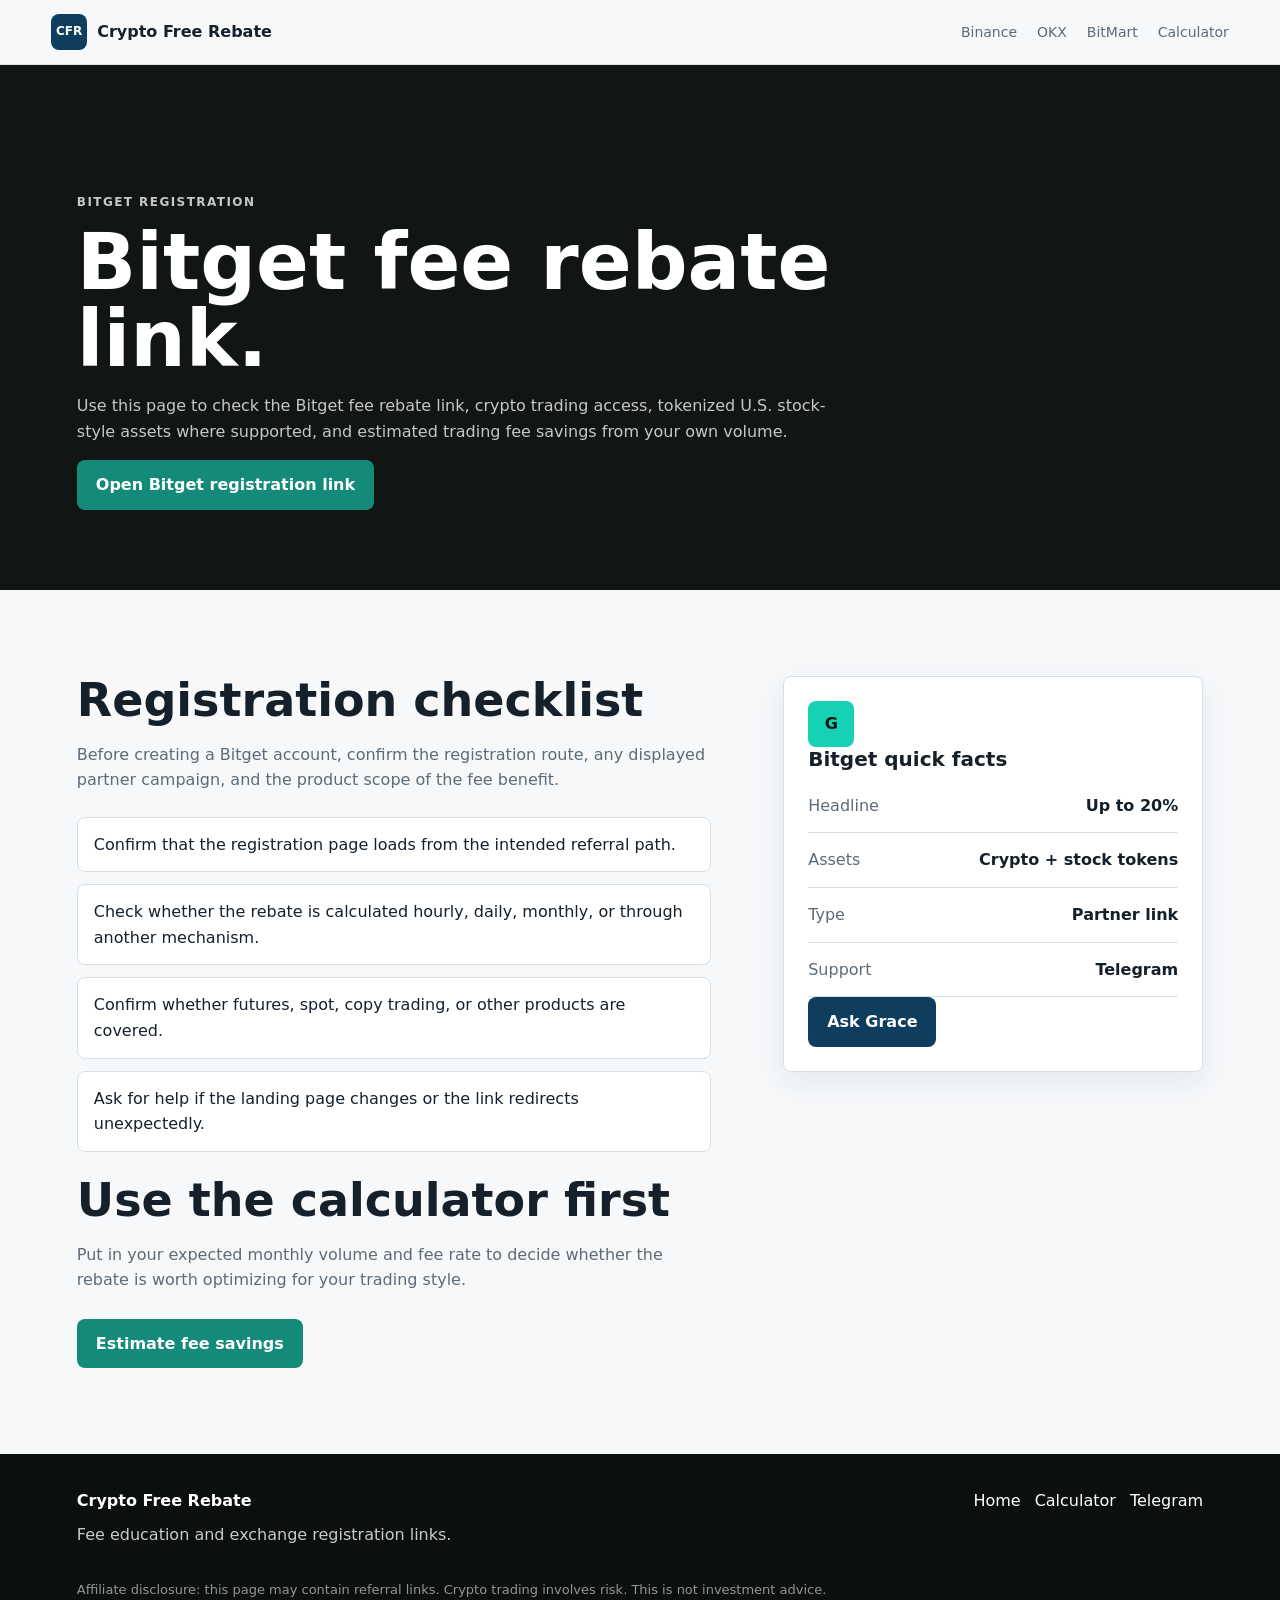
<file: bitget-fee-rebate/index.html>
<!doctype html>
<html lang="en">
  <head>
    <meta charset="utf-8">
    <meta name="viewport" content="width=device-width, initial-scale=1">
    <meta name="theme-color" content="#f7f8f5">
    <meta name="apple-mobile-web-app-status-bar-style" content="default">
    <title>Bitget Fee Rebate Link | Crypto Trading Fee Savings</title>
    <meta name="description" content="Review the Bitget fee rebate link, confirm campaign terms, and calculate potential crypto trading fee savings before creating an account.">
    <meta name="robots" content="index, follow, max-image-preview:large">
    <link rel="canonical" href="https://cryptofreerebate.com/bitget-fee-rebate/">
    <meta property="og:type" content="article">
    <meta property="og:site_name" content="Crypto Free Rebate">
    <meta property="og:url" content="https://cryptofreerebate.com/bitget-fee-rebate/">
    <meta property="og:title" content="Bitget Fee Rebate Link">
    <meta property="og:description" content="Check the Bitget fee rebate link and estimate potential crypto trading fee savings before creating an account.">
    <meta property="og:image" content="https://cryptofreerebate.com/assets/og-image.png">
    <meta property="og:image:alt" content="Bitget fee rebate link guide by Crypto Free Rebate">
    <meta name="twitter:card" content="summary_large_image">
    <meta name="twitter:url" content="https://cryptofreerebate.com/bitget-fee-rebate/">
    <meta name="twitter:title" content="Bitget Fee Rebate Link">
    <meta name="twitter:description" content="Check the Bitget fee rebate link and estimate potential crypto trading fee savings before creating an account.">
    <meta name="twitter:image" content="https://cryptofreerebate.com/assets/og-image.png">
    <link rel="icon" href="/assets/favicon.svg" type="image/svg+xml">
    <link rel="stylesheet" href="/assets/styles.css">
    <script type="application/ld+json">
      {
        "@context": "https://schema.org",
        "@type": "Article",
        "headline": "Bitget Fee Rebate Link",
        "description": "Review the Bitget fee rebate link, confirm campaign terms, and calculate potential crypto trading fee savings before creating an account.",
        "url": "https://cryptofreerebate.com/bitget-fee-rebate/",
        "image": "https://cryptofreerebate.com/assets/og-image.png",
        "publisher": {
          "@type": "Organization",
          "name": "Crypto Free Rebate",
          "url": "https://cryptofreerebate.com/"
        },
        "mainEntityOfPage": "https://cryptofreerebate.com/bitget-fee-rebate/",
        "inLanguage": "en-US"
      }
    </script>
  </head>
  <body>
    <header class="site-header">
      <a class="brand" href="/"><span class="brand-mark">CFR</span><span>Crypto Free Rebate</span></a>
      <nav class="nav" aria-label="Main navigation">
        <a href="/binance-fee-rebate/">Binance</a>
        <a href="/okx-fee-rebate/">OKX</a>
        <a href="/bitmart-fee-rebate/">BitMart</a>
        <a href="/tools/fee-calculator/">Calculator</a>
      </nav>
    </header>
    <main>
      <section class="page-hero">
        <p class="eyebrow">Bitget registration</p>
        <h1>Bitget fee rebate link.</h1>
        <p>Use this page to check the Bitget fee rebate link, crypto trading access, tokenized U.S. stock-style assets where supported, and estimated trading fee savings from your own volume.</p>
        <a class="button primary" href="https://partner.hdmune.cn/bg/q4qxmbpd" rel="sponsored nofollow noopener noreferrer">Open Bitget registration link</a>
      </section>
      <section class="content-page">
        <div class="content-grid">
          <div>
            <h2>Registration checklist</h2>
            <p>Before creating a Bitget account, confirm the registration route, any displayed partner campaign, and the product scope of the fee benefit.</p>
            <ul class="checklist">
              <li>Confirm that the registration page loads from the intended referral path.</li>
              <li>Check whether the rebate is calculated hourly, daily, monthly, or through another mechanism.</li>
              <li>Confirm whether futures, spot, copy trading, or other products are covered.</li>
              <li>Ask for help if the landing page changes or the link redirects unexpectedly.</li>
            </ul>
            <h2>Use the calculator first</h2>
            <p>Put in your expected monthly volume and fee rate to decide whether the rebate is worth optimizing for your trading style.</p>
            <a class="button primary" href="/tools/fee-calculator/">Estimate fee savings</a>
          </div>
          <aside class="stat-panel side-panel">
            <div class="exchange-logo bitget">G</div>
            <h3>Bitget quick facts</h3>
            <div class="stat-row"><span>Headline</span><strong>Up to 20%</strong></div>
            <div class="stat-row"><span>Assets</span><strong>Crypto + stock tokens</strong></div>
            <div class="stat-row"><span>Type</span><strong>Partner link</strong></div>
            <div class="stat-row"><span>Support</span><strong>Telegram</strong></div>
            <a class="button card-button" href="https://t.me/Graceliu0124" rel="noopener noreferrer">Ask Grace</a>
          </aside>
        </div>
      </section>
    </main>
    <footer class="footer">
      <div><strong>Crypto Free Rebate</strong><p>Fee education and exchange registration links.</p></div>
      <div class="footer-links"><a href="/">Home</a><a href="/tools/fee-calculator/">Calculator</a><a href="https://t.me/Graceliu0124" rel="noopener noreferrer">Telegram</a></div>
      <p class="fine-print">Affiliate disclosure: this page may contain referral links. Crypto trading involves risk. This is not investment advice.</p>
    </footer>
  </body>
</html>
</file>
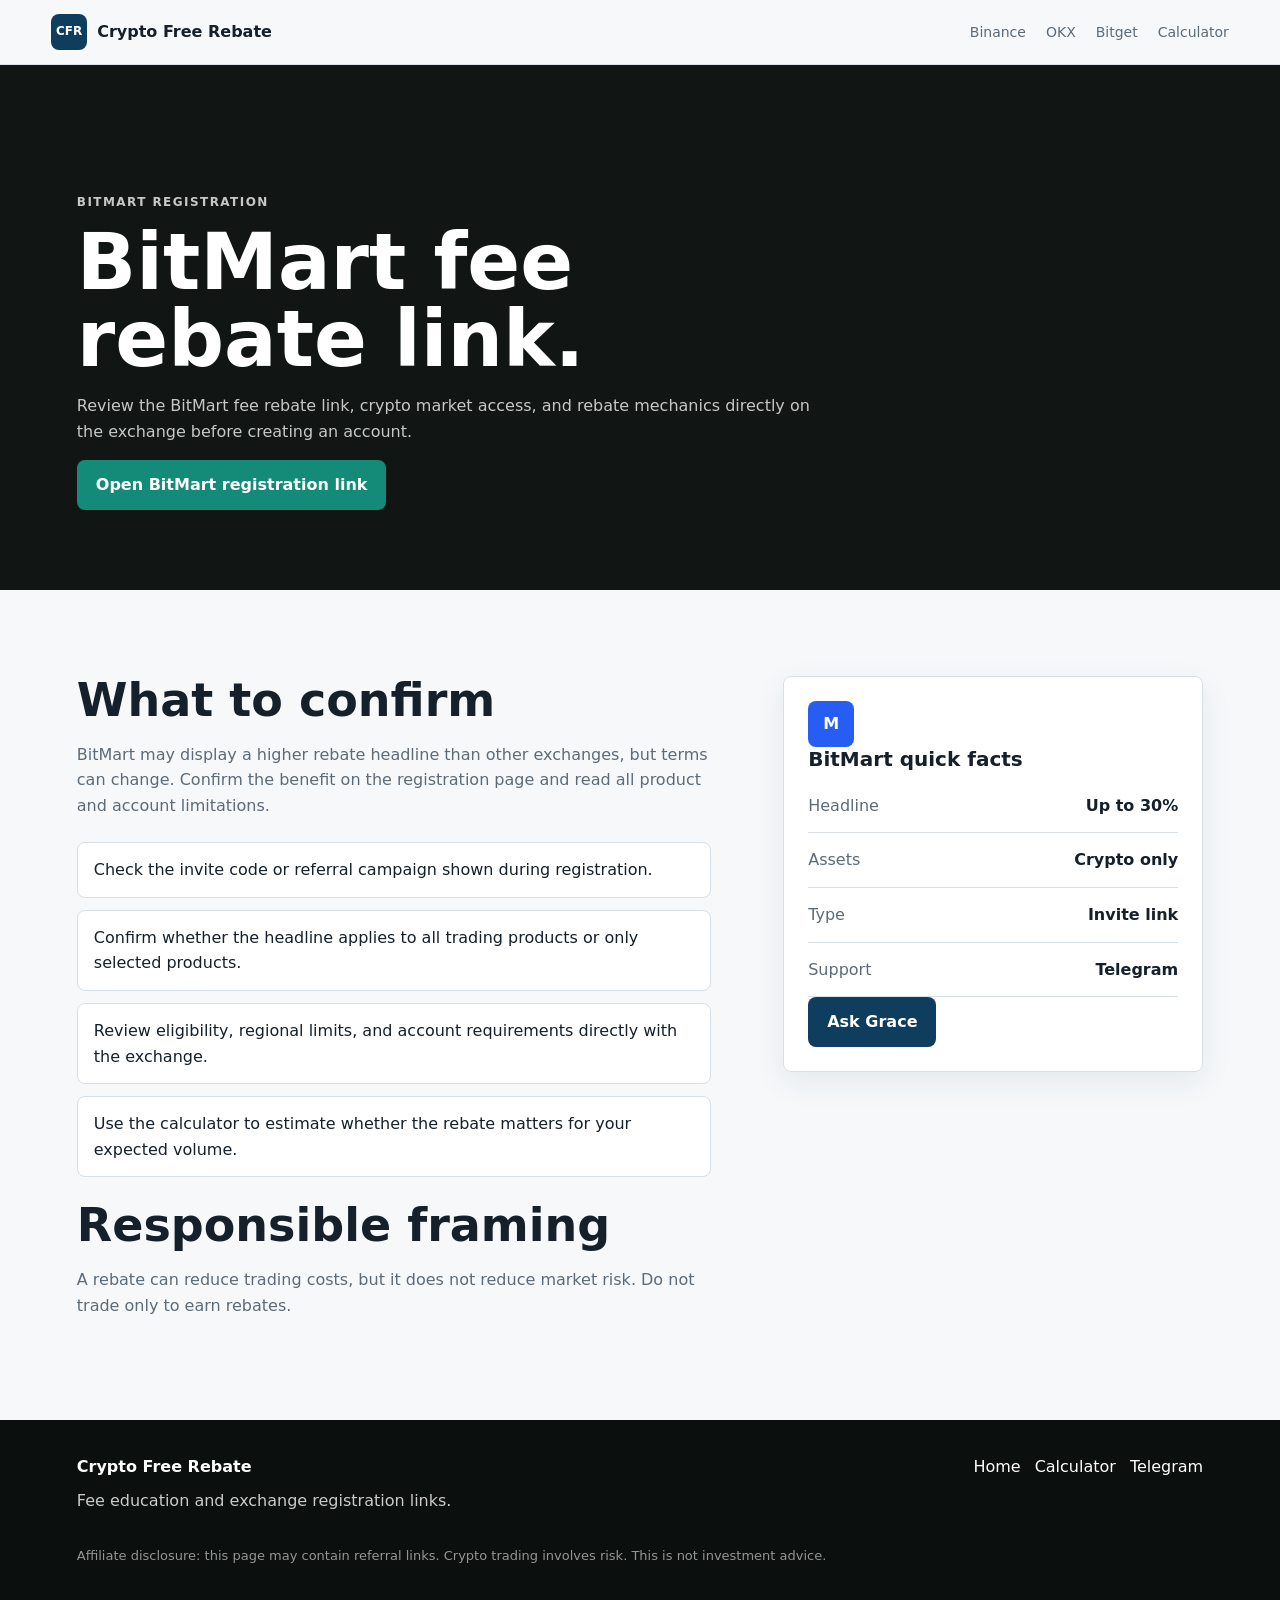
<file: bitmart-fee-rebate/index.html>
<!doctype html>
<html lang="en">
  <head>
    <meta charset="utf-8">
    <meta name="viewport" content="width=device-width, initial-scale=1">
    <meta name="theme-color" content="#f7f8f5">
    <meta name="apple-mobile-web-app-status-bar-style" content="default">
    <title>BitMart Fee Rebate Link | Crypto Trading Fee Savings</title>
    <meta name="description" content="Review the BitMart fee rebate link, confirm referral terms, and estimate potential crypto trading fee savings before creating an account.">
    <meta name="robots" content="index, follow, max-image-preview:large">
    <link rel="canonical" href="https://cryptofreerebate.com/bitmart-fee-rebate/">
    <meta property="og:type" content="article">
    <meta property="og:site_name" content="Crypto Free Rebate">
    <meta property="og:url" content="https://cryptofreerebate.com/bitmart-fee-rebate/">
    <meta property="og:title" content="BitMart Fee Rebate Link">
    <meta property="og:description" content="Check the BitMart fee rebate link and estimate potential crypto trading fee savings before creating an account.">
    <meta property="og:image" content="https://cryptofreerebate.com/assets/og-image.png">
    <meta property="og:image:alt" content="BitMart fee rebate link guide by Crypto Free Rebate">
    <meta name="twitter:card" content="summary_large_image">
    <meta name="twitter:url" content="https://cryptofreerebate.com/bitmart-fee-rebate/">
    <meta name="twitter:title" content="BitMart Fee Rebate Link">
    <meta name="twitter:description" content="Check the BitMart fee rebate link and estimate potential crypto trading fee savings before creating an account.">
    <meta name="twitter:image" content="https://cryptofreerebate.com/assets/og-image.png">
    <link rel="icon" href="/assets/favicon.svg" type="image/svg+xml">
    <link rel="stylesheet" href="/assets/styles.css">
    <script type="application/ld+json">
      {
        "@context": "https://schema.org",
        "@type": "Article",
        "headline": "BitMart Fee Rebate Link",
        "description": "Review the BitMart fee rebate link, confirm referral terms, and estimate potential crypto trading fee savings before creating an account.",
        "url": "https://cryptofreerebate.com/bitmart-fee-rebate/",
        "image": "https://cryptofreerebate.com/assets/og-image.png",
        "publisher": {
          "@type": "Organization",
          "name": "Crypto Free Rebate",
          "url": "https://cryptofreerebate.com/"
        },
        "mainEntityOfPage": "https://cryptofreerebate.com/bitmart-fee-rebate/",
        "inLanguage": "en-US"
      }
    </script>
  </head>
  <body>
    <header class="site-header">
      <a class="brand" href="/"><span class="brand-mark">CFR</span><span>Crypto Free Rebate</span></a>
      <nav class="nav" aria-label="Main navigation">
        <a href="/binance-fee-rebate/">Binance</a>
        <a href="/okx-fee-rebate/">OKX</a>
        <a href="/bitget-fee-rebate/">Bitget</a>
        <a href="/tools/fee-calculator/">Calculator</a>
      </nav>
    </header>
    <main>
      <section class="page-hero">
        <p class="eyebrow">BitMart registration</p>
        <h1>BitMart fee rebate link.</h1>
        <p>Review the BitMart fee rebate link, crypto market access, and rebate mechanics directly on the exchange before creating an account.</p>
        <a class="button primary" href="https://www.bitmart.com/invite/feecut" rel="sponsored nofollow noopener noreferrer">Open BitMart registration link</a>
      </section>
      <section class="content-page">
        <div class="content-grid">
          <div>
            <h2>What to confirm</h2>
            <p>BitMart may display a higher rebate headline than other exchanges, but terms can change. Confirm the benefit on the registration page and read all product and account limitations.</p>
            <ul class="checklist">
              <li>Check the invite code or referral campaign shown during registration.</li>
              <li>Confirm whether the headline applies to all trading products or only selected products.</li>
              <li>Review eligibility, regional limits, and account requirements directly with the exchange.</li>
              <li>Use the calculator to estimate whether the rebate matters for your expected volume.</li>
            </ul>
            <h2>Responsible framing</h2>
            <p>A rebate can reduce trading costs, but it does not reduce market risk. Do not trade only to earn rebates.</p>
          </div>
          <aside class="stat-panel side-panel">
            <div class="exchange-logo bitmart">M</div>
            <h3>BitMart quick facts</h3>
            <div class="stat-row"><span>Headline</span><strong>Up to 30%</strong></div>
            <div class="stat-row"><span>Assets</span><strong>Crypto only</strong></div>
            <div class="stat-row"><span>Type</span><strong>Invite link</strong></div>
            <div class="stat-row"><span>Support</span><strong>Telegram</strong></div>
            <a class="button card-button" href="https://t.me/Graceliu0124" rel="noopener noreferrer">Ask Grace</a>
          </aside>
        </div>
      </section>
    </main>
    <footer class="footer">
      <div><strong>Crypto Free Rebate</strong><p>Fee education and exchange registration links.</p></div>
      <div class="footer-links"><a href="/">Home</a><a href="/tools/fee-calculator/">Calculator</a><a href="https://t.me/Graceliu0124" rel="noopener noreferrer">Telegram</a></div>
      <p class="fine-print">Affiliate disclosure: this page may contain referral links. Crypto trading involves risk. This is not investment advice.</p>
    </footer>
  </body>
</html>
</file>
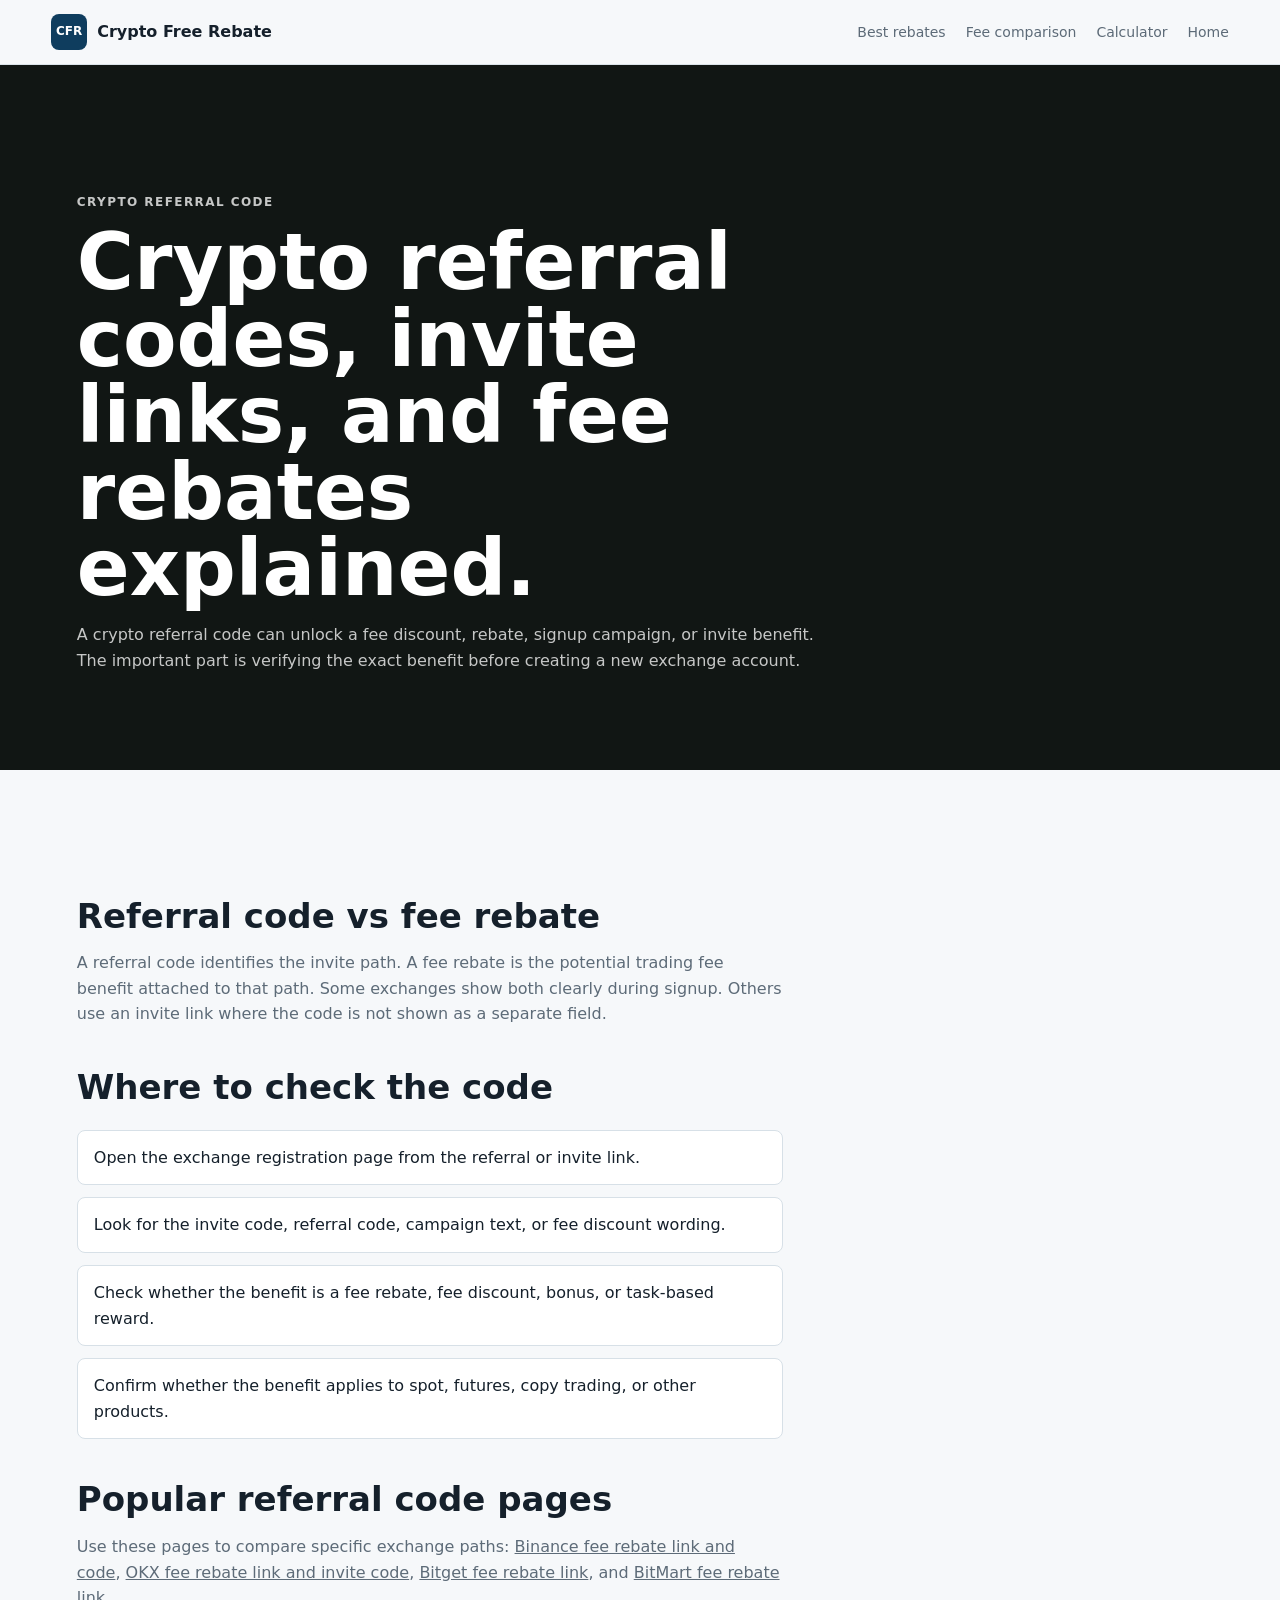
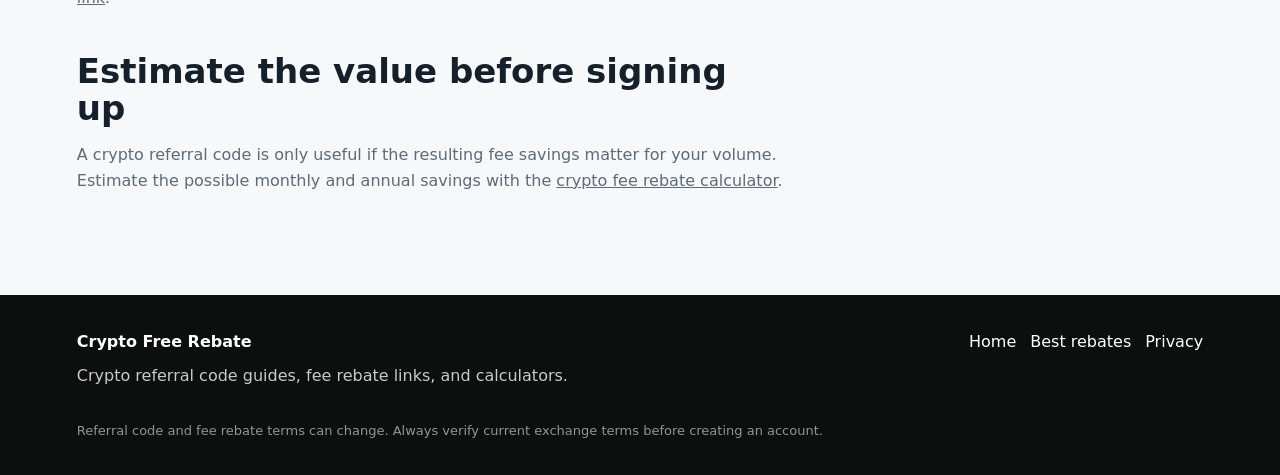
<file: crypto-referral-code/index.html>
<!doctype html>
<html lang="en">
  <head>
    <meta charset="utf-8">
    <meta name="viewport" content="width=device-width, initial-scale=1">
    <meta name="theme-color" content="#f7f8f5">
    <meta name="apple-mobile-web-app-status-bar-style" content="default">
    <title>Crypto Referral Code Guide | Fee Rebates and Discounts</title>
    <meta name="description" content="Learn how crypto referral codes, invite links, and exchange fee rebates work, what to verify before signup, and how to estimate trading fee savings.">
    <meta name="robots" content="index, follow, max-image-preview:large">
    <link rel="canonical" href="https://cryptofreerebate.com/crypto-referral-code/">
    <meta property="og:type" content="article">
    <meta property="og:site_name" content="Crypto Free Rebate">
    <meta property="og:url" content="https://cryptofreerebate.com/crypto-referral-code/">
    <meta property="og:title" content="Crypto Referral Code Guide">
    <meta property="og:description" content="Learn how crypto referral codes, invite links, and exchange fee rebates work before signup.">
    <meta property="og:image" content="https://cryptofreerebate.com/assets/og-image.png">
    <meta property="og:image:alt" content="Crypto referral code and fee rebate guide">
    <meta name="twitter:card" content="summary_large_image">
    <meta name="twitter:url" content="https://cryptofreerebate.com/crypto-referral-code/">
    <meta name="twitter:title" content="Crypto Referral Code Guide">
    <meta name="twitter:description" content="Learn how crypto referral codes, invite links, and exchange fee rebates work before signup.">
    <meta name="twitter:image" content="https://cryptofreerebate.com/assets/og-image.png">
    <link rel="icon" href="/assets/favicon.svg" type="image/svg+xml">
    <link rel="stylesheet" href="/assets/styles.css">
    <script type="application/ld+json">
      {
        "@context": "https://schema.org",
        "@type": "Article",
        "headline": "Crypto Referral Code Guide",
        "description": "Learn how crypto referral codes, invite links, and exchange fee rebates work, what to verify before signup, and how to estimate trading fee savings.",
        "url": "https://cryptofreerebate.com/crypto-referral-code/",
        "image": "https://cryptofreerebate.com/assets/og-image.png",
        "publisher": {
          "@type": "Organization",
          "name": "Crypto Free Rebate",
          "url": "https://cryptofreerebate.com/"
        },
        "mainEntityOfPage": "https://cryptofreerebate.com/crypto-referral-code/",
        "inLanguage": "en-US"
      }
    </script>
  </head>
  <body>
    <header class="site-header">
      <a class="brand" href="/"><span class="brand-mark">CFR</span><span>Crypto Free Rebate</span></a>
      <nav class="nav" aria-label="Main navigation">
        <a href="/best-crypto-fee-rebate/">Best rebates</a>
        <a href="/exchange-fee-comparison/">Fee comparison</a>
        <a href="/tools/fee-calculator/">Calculator</a>
        <a href="/">Home</a>
      </nav>
    </header>
    <main>
      <article>
        <section class="page-hero">
          <p class="eyebrow">Crypto referral code</p>
          <h1>Crypto referral codes, invite links, and fee rebates explained.</h1>
          <p>A crypto referral code can unlock a fee discount, rebate, signup campaign, or invite benefit. The important part is verifying the exact benefit before creating a new exchange account.</p>
        </section>
        <div class="article">
          <h2>Referral code vs fee rebate</h2>
          <p>A referral code identifies the invite path. A fee rebate is the potential trading fee benefit attached to that path. Some exchanges show both clearly during signup. Others use an invite link where the code is not shown as a separate field.</p>

          <h2>Where to check the code</h2>
          <ul class="checklist">
            <li>Open the exchange registration page from the referral or invite link.</li>
            <li>Look for the invite code, referral code, campaign text, or fee discount wording.</li>
            <li>Check whether the benefit is a fee rebate, fee discount, bonus, or task-based reward.</li>
            <li>Confirm whether the benefit applies to spot, futures, copy trading, or other products.</li>
          </ul>

          <h2>Popular referral code pages</h2>
          <p>Use these pages to compare specific exchange paths: <a href="/binance-fee-rebate/">Binance fee rebate link and code</a>, <a href="/okx-fee-rebate/">OKX fee rebate link and invite code</a>, <a href="/bitget-fee-rebate/">Bitget fee rebate link</a>, and <a href="/bitmart-fee-rebate/">BitMart fee rebate link</a>.</p>

          <h2>Estimate the value before signing up</h2>
          <p>A crypto referral code is only useful if the resulting fee savings matter for your volume. Estimate the possible monthly and annual savings with the <a href="/tools/fee-calculator/">crypto fee rebate calculator</a>.</p>
        </div>
      </article>
    </main>
    <footer class="footer">
      <div><strong>Crypto Free Rebate</strong><p>Crypto referral code guides, fee rebate links, and calculators.</p></div>
      <div class="footer-links"><a href="/">Home</a><a href="/best-crypto-fee-rebate/">Best rebates</a><a href="/privacy-policy/">Privacy</a></div>
      <p class="fine-print">Referral code and fee rebate terms can change. Always verify current exchange terms before creating an account.</p>
    </footer>
  </body>
</html>
</file>
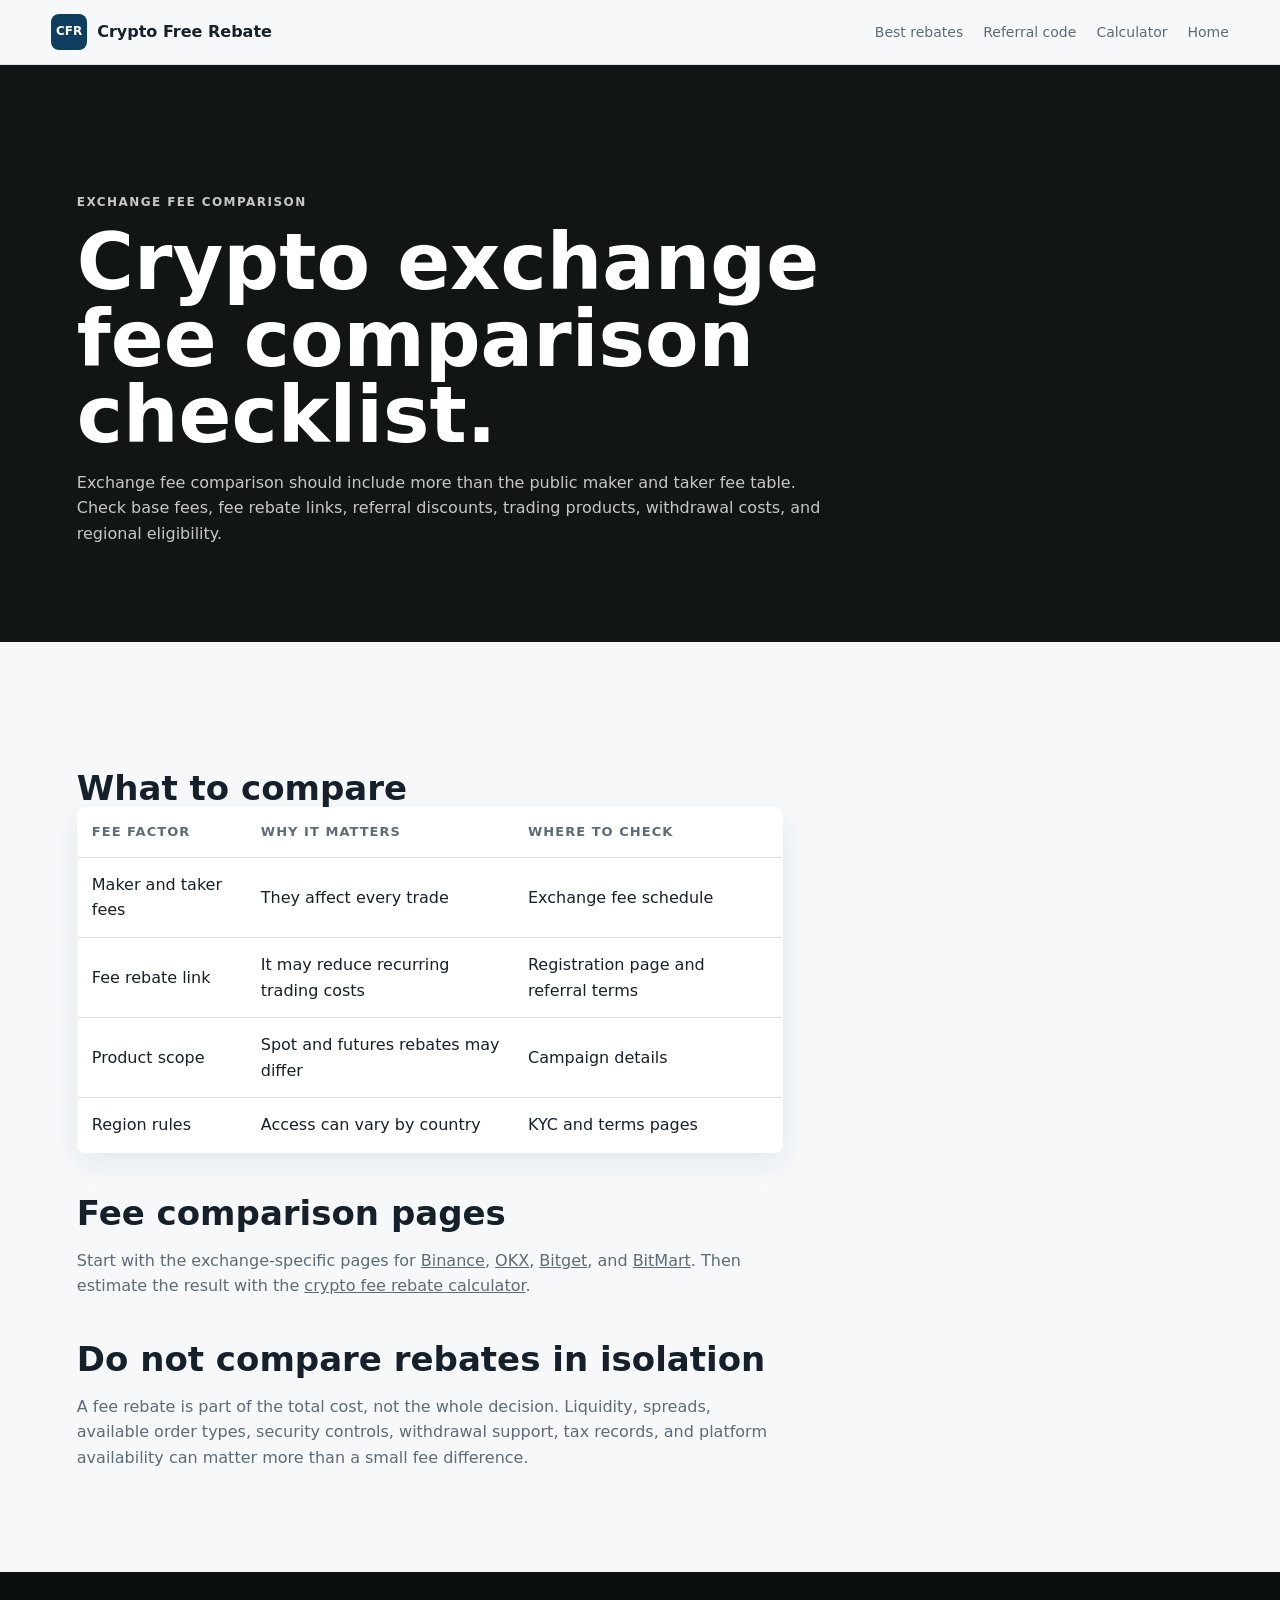
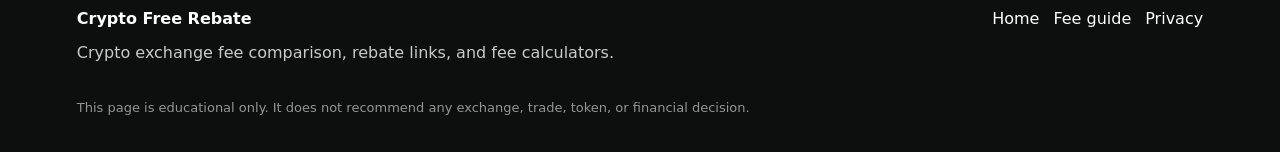
<file: exchange-fee-comparison/index.html>
<!doctype html>
<html lang="en">
  <head>
    <meta charset="utf-8">
    <meta name="viewport" content="width=device-width, initial-scale=1">
    <meta name="theme-color" content="#f7f8f5">
    <meta name="apple-mobile-web-app-status-bar-style" content="default">
    <title>Crypto Exchange Fee Comparison | Rebate Link Checklist</title>
    <meta name="description" content="Compare crypto exchange fees, fee rebate links, referral discounts, and what to verify before choosing Binance, OKX, Bitget, or BitMart.">
    <meta name="robots" content="index, follow, max-image-preview:large">
    <link rel="canonical" href="https://cryptofreerebate.com/exchange-fee-comparison/">
    <meta property="og:type" content="article">
    <meta property="og:site_name" content="Crypto Free Rebate">
    <meta property="og:url" content="https://cryptofreerebate.com/exchange-fee-comparison/">
    <meta property="og:title" content="Crypto Exchange Fee Comparison">
    <meta property="og:description" content="Compare crypto exchange fees, rebate links, referral discounts, and signup checks.">
    <meta property="og:image" content="https://cryptofreerebate.com/assets/og-image.png">
    <meta property="og:image:alt" content="Crypto exchange fee comparison checklist">
    <meta name="twitter:card" content="summary_large_image">
    <meta name="twitter:url" content="https://cryptofreerebate.com/exchange-fee-comparison/">
    <meta name="twitter:title" content="Crypto Exchange Fee Comparison">
    <meta name="twitter:description" content="Compare crypto exchange fees, rebate links, referral discounts, and signup checks.">
    <meta name="twitter:image" content="https://cryptofreerebate.com/assets/og-image.png">
    <link rel="icon" href="/assets/favicon.svg" type="image/svg+xml">
    <link rel="stylesheet" href="/assets/styles.css">
    <script type="application/ld+json">
      {
        "@context": "https://schema.org",
        "@type": "Article",
        "headline": "Crypto Exchange Fee Comparison",
        "description": "Compare crypto exchange fees, fee rebate links, referral discounts, and what to verify before choosing Binance, OKX, Bitget, or BitMart.",
        "url": "https://cryptofreerebate.com/exchange-fee-comparison/",
        "image": "https://cryptofreerebate.com/assets/og-image.png",
        "publisher": {
          "@type": "Organization",
          "name": "Crypto Free Rebate",
          "url": "https://cryptofreerebate.com/"
        },
        "mainEntityOfPage": "https://cryptofreerebate.com/exchange-fee-comparison/",
        "inLanguage": "en-US"
      }
    </script>
  </head>
  <body>
    <header class="site-header">
      <a class="brand" href="/"><span class="brand-mark">CFR</span><span>Crypto Free Rebate</span></a>
      <nav class="nav" aria-label="Main navigation">
        <a href="/best-crypto-fee-rebate/">Best rebates</a>
        <a href="/crypto-referral-code/">Referral code</a>
        <a href="/tools/fee-calculator/">Calculator</a>
        <a href="/">Home</a>
      </nav>
    </header>
    <main>
      <article>
        <section class="page-hero">
          <p class="eyebrow">Exchange fee comparison</p>
          <h1>Crypto exchange fee comparison checklist.</h1>
          <p>Exchange fee comparison should include more than the public maker and taker fee table. Check base fees, fee rebate links, referral discounts, trading products, withdrawal costs, and regional eligibility.</p>
        </section>
        <div class="article">
          <h2>What to compare</h2>
          <table class="rate-table">
            <thead>
              <tr>
                <th>Fee factor</th>
                <th>Why it matters</th>
                <th>Where to check</th>
              </tr>
            </thead>
            <tbody>
              <tr>
                <td>Maker and taker fees</td>
                <td>They affect every trade</td>
                <td>Exchange fee schedule</td>
              </tr>
              <tr>
                <td>Fee rebate link</td>
                <td>It may reduce recurring trading costs</td>
                <td>Registration page and referral terms</td>
              </tr>
              <tr>
                <td>Product scope</td>
                <td>Spot and futures rebates may differ</td>
                <td>Campaign details</td>
              </tr>
              <tr>
                <td>Region rules</td>
                <td>Access can vary by country</td>
                <td>KYC and terms pages</td>
              </tr>
            </tbody>
          </table>

          <h2>Fee comparison pages</h2>
          <p>Start with the exchange-specific pages for <a href="/binance-fee-rebate/">Binance</a>, <a href="/okx-fee-rebate/">OKX</a>, <a href="/bitget-fee-rebate/">Bitget</a>, and <a href="/bitmart-fee-rebate/">BitMart</a>. Then estimate the result with the <a href="/tools/fee-calculator/">crypto fee rebate calculator</a>.</p>

          <h2>Do not compare rebates in isolation</h2>
          <p>A fee rebate is part of the total cost, not the whole decision. Liquidity, spreads, available order types, security controls, withdrawal support, tax records, and platform availability can matter more than a small fee difference.</p>
        </div>
      </article>
    </main>
    <footer class="footer">
      <div><strong>Crypto Free Rebate</strong><p>Crypto exchange fee comparison, rebate links, and fee calculators.</p></div>
      <div class="footer-links"><a href="/">Home</a><a href="/blog/reduce-crypto-trading-fees/">Fee guide</a><a href="/privacy-policy/">Privacy</a></div>
      <p class="fine-print">This page is educational only. It does not recommend any exchange, trade, token, or financial decision.</p>
    </footer>
  </body>
</html>
</file>
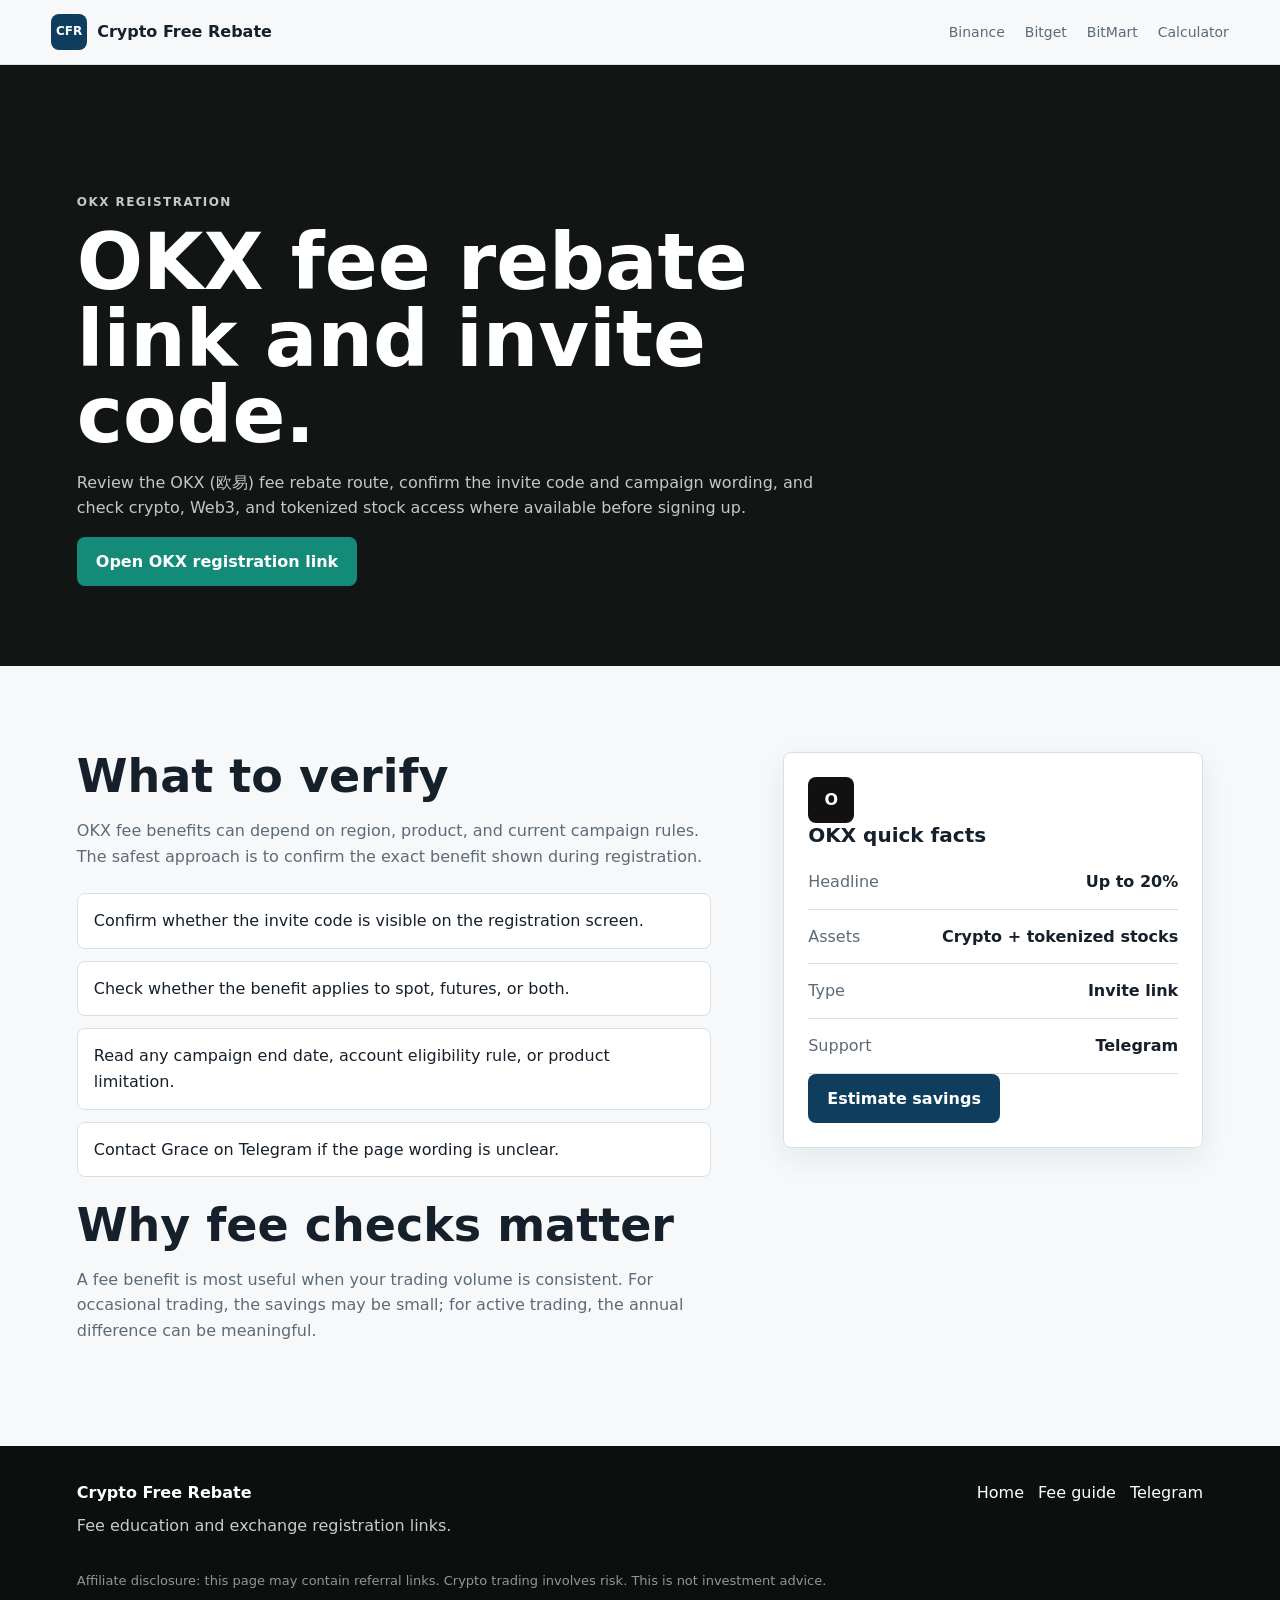
<file: okx-fee-rebate/index.html>
<!doctype html>
<html lang="en">
  <head>
    <meta charset="utf-8">
    <meta name="viewport" content="width=device-width, initial-scale=1">
    <meta name="theme-color" content="#f7f8f5">
    <meta name="apple-mobile-web-app-status-bar-style" content="default">
    <title>OKX Fee Rebate Link and Invite Code | Crypto Free Rebate</title>
    <meta name="description" content="Review the OKX fee rebate link and invite code path, check referral details, and estimate potential crypto trading fee savings.">
    <meta name="robots" content="index, follow, max-image-preview:large">
    <link rel="canonical" href="https://cryptofreerebate.com/okx-fee-rebate/">
    <meta property="og:type" content="article">
    <meta property="og:site_name" content="Crypto Free Rebate">
    <meta property="og:url" content="https://cryptofreerebate.com/okx-fee-rebate/">
    <meta property="og:title" content="OKX Fee Rebate Link and Invite Code">
    <meta property="og:description" content="Check the OKX fee rebate link, invite code path, and estimated crypto trading fee savings before creating an account.">
    <meta property="og:image" content="https://cryptofreerebate.com/assets/og-image.png">
    <meta property="og:image:alt" content="OKX fee rebate link guide by Crypto Free Rebate">
    <meta name="twitter:card" content="summary_large_image">
    <meta name="twitter:url" content="https://cryptofreerebate.com/okx-fee-rebate/">
    <meta name="twitter:title" content="OKX Fee Rebate Link and Invite Code">
    <meta name="twitter:description" content="Check the OKX fee rebate link, invite code path, and estimated crypto trading fee savings before creating an account.">
    <meta name="twitter:image" content="https://cryptofreerebate.com/assets/og-image.png">
    <link rel="icon" href="/assets/favicon.svg" type="image/svg+xml">
    <link rel="stylesheet" href="/assets/styles.css">
    <script type="application/ld+json">
      {
        "@context": "https://schema.org",
        "@type": "Article",
        "headline": "OKX Fee Rebate Link and Invite Code",
        "description": "Review the OKX fee rebate link and invite code path, check referral details, and estimate potential crypto trading fee savings.",
        "url": "https://cryptofreerebate.com/okx-fee-rebate/",
        "image": "https://cryptofreerebate.com/assets/og-image.png",
        "publisher": {
          "@type": "Organization",
          "name": "Crypto Free Rebate",
          "url": "https://cryptofreerebate.com/"
        },
        "mainEntityOfPage": "https://cryptofreerebate.com/okx-fee-rebate/",
        "inLanguage": "en-US"
      }
    </script>
  </head>
  <body>
    <header class="site-header">
      <a class="brand" href="/"><span class="brand-mark">CFR</span><span>Crypto Free Rebate</span></a>
      <nav class="nav" aria-label="Main navigation">
        <a href="/binance-fee-rebate/">Binance</a>
        <a href="/bitget-fee-rebate/">Bitget</a>
        <a href="/bitmart-fee-rebate/">BitMart</a>
        <a href="/tools/fee-calculator/">Calculator</a>
      </nav>
    </header>
    <main>
      <section class="page-hero">
        <p class="eyebrow">OKX registration</p>
        <h1>OKX fee rebate link and invite code.</h1>
        <p>Review the OKX (欧易) fee rebate route, confirm the invite code and campaign wording, and check crypto, Web3, and tokenized stock access where available before signing up.</p>
        <a class="button primary" href="https://www.promooboost.com/join/FEECUT" rel="sponsored nofollow noopener noreferrer">Open OKX registration link</a>
      </section>
      <section class="content-page">
        <div class="content-grid">
          <div>
            <h2>What to verify</h2>
            <p>OKX fee benefits can depend on region, product, and current campaign rules. The safest approach is to confirm the exact benefit shown during registration.</p>
            <ul class="checklist">
              <li>Confirm whether the invite code is visible on the registration screen.</li>
              <li>Check whether the benefit applies to spot, futures, or both.</li>
              <li>Read any campaign end date, account eligibility rule, or product limitation.</li>
              <li>Contact Grace on Telegram if the page wording is unclear.</li>
            </ul>
            <h2>Why fee checks matter</h2>
            <p>A fee benefit is most useful when your trading volume is consistent. For occasional trading, the savings may be small; for active trading, the annual difference can be meaningful.</p>
          </div>
          <aside class="stat-panel side-panel">
            <div class="exchange-logo okx">O</div>
            <h3>OKX quick facts</h3>
            <div class="stat-row"><span>Headline</span><strong>Up to 20%</strong></div>
            <div class="stat-row"><span>Assets</span><strong>Crypto + tokenized stocks</strong></div>
            <div class="stat-row"><span>Type</span><strong>Invite link</strong></div>
            <div class="stat-row"><span>Support</span><strong>Telegram</strong></div>
            <a class="button card-button" href="/tools/fee-calculator/">Estimate savings</a>
          </aside>
        </div>
      </section>
    </main>
    <footer class="footer">
      <div><strong>Crypto Free Rebate</strong><p>Fee education and exchange registration links.</p></div>
      <div class="footer-links"><a href="/">Home</a><a href="/blog/reduce-crypto-trading-fees/">Fee guide</a><a href="https://t.me/Graceliu0124" rel="noopener noreferrer">Telegram</a></div>
      <p class="fine-print">Affiliate disclosure: this page may contain referral links. Crypto trading involves risk. This is not investment advice.</p>
    </footer>
  </body>
</html>
</file>
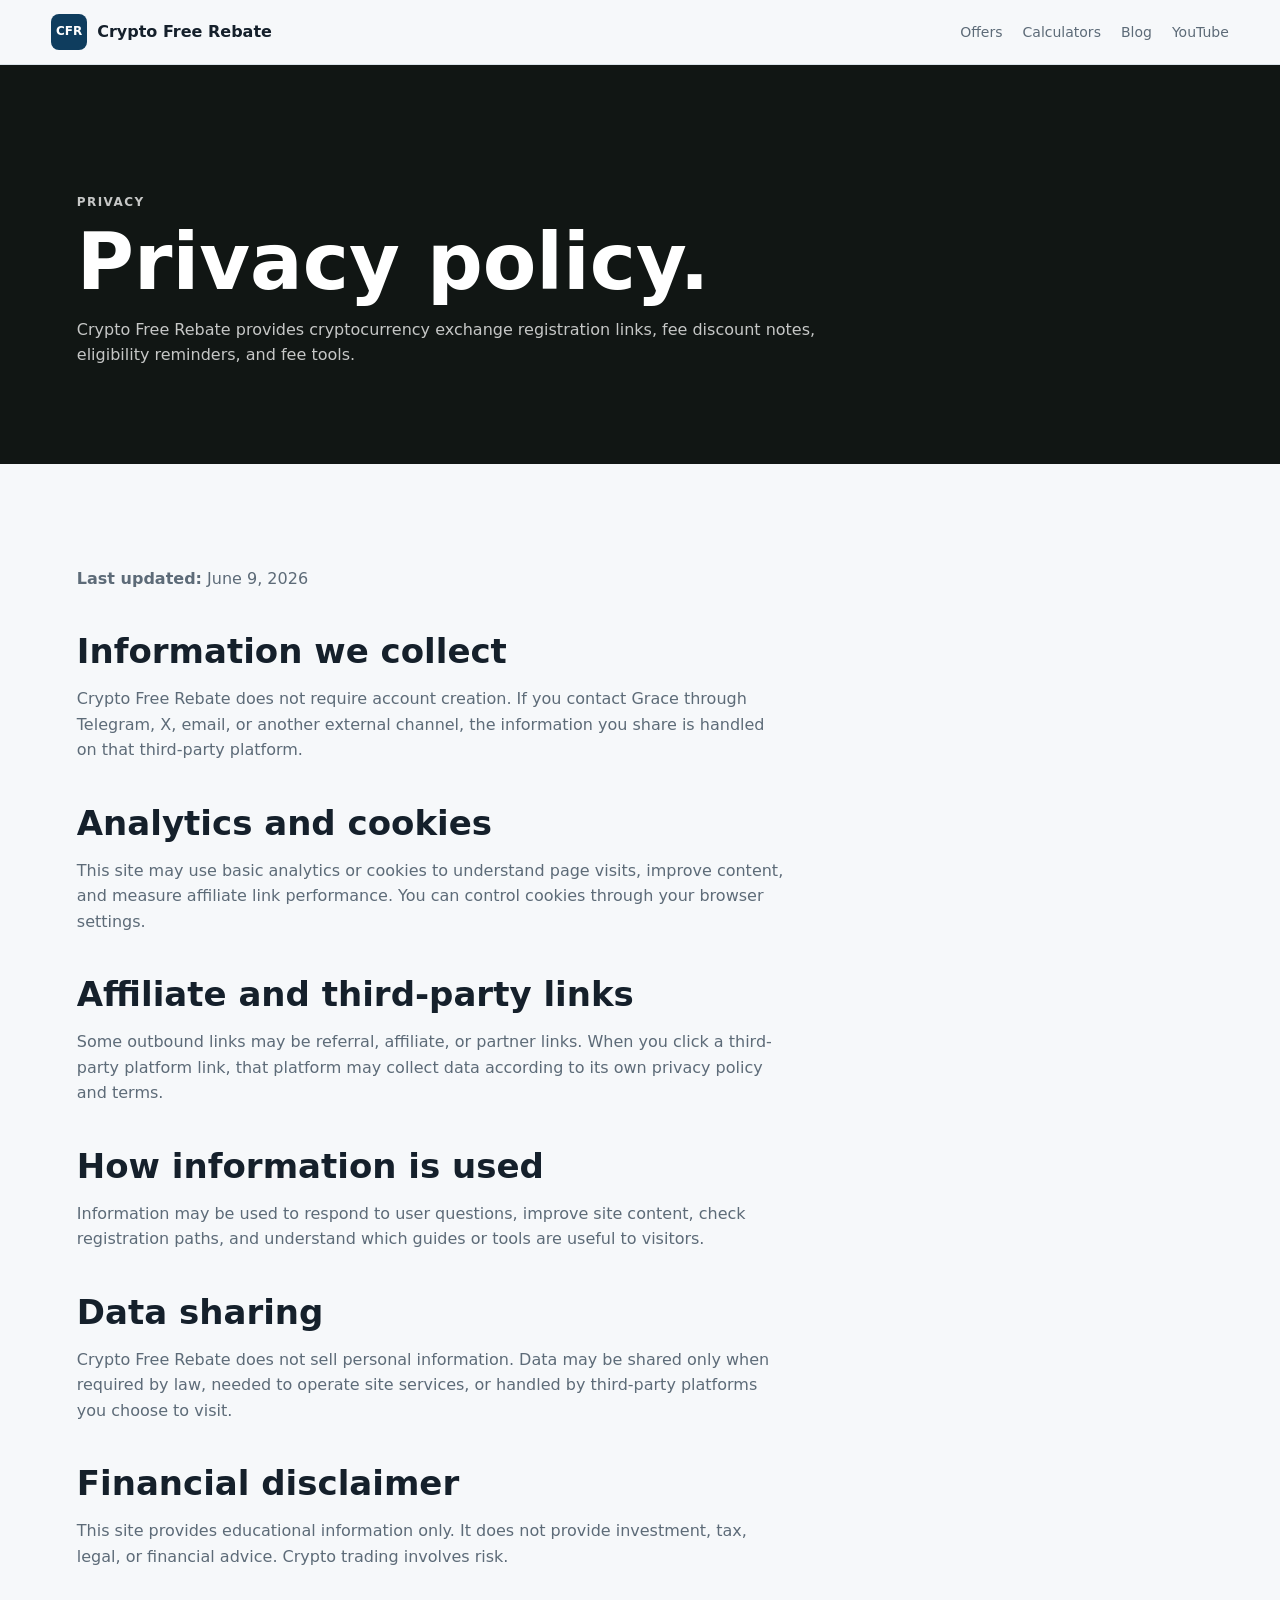
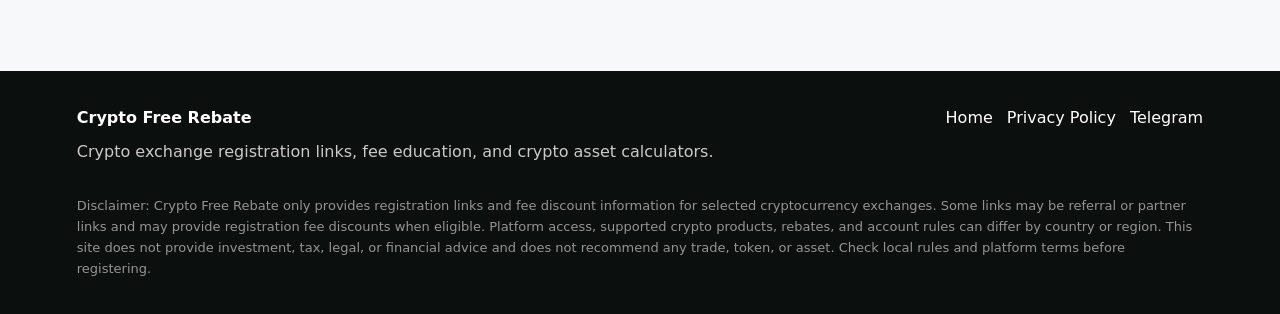
<file: privacy-policy/index.html>
<!doctype html>
<html lang="en">
  <head>
    <meta charset="utf-8">
    <meta name="viewport" content="width=device-width, initial-scale=1">
    <meta name="theme-color" content="#f6f8fa">
    <meta name="apple-mobile-web-app-status-bar-style" content="default">
    <title>Privacy Policy | Crypto Free Rebate</title>
    <meta name="description" content="Read the Crypto Free Rebate privacy policy, including information about analytics, affiliate links, third-party platforms, and user contact data.">
    <meta name="robots" content="noindex, follow">
    <link rel="canonical" href="https://cryptofreerebate.com/privacy-policy/">
    <meta property="og:type" content="article">
    <meta property="og:site_name" content="Crypto Free Rebate">
    <meta property="og:url" content="https://cryptofreerebate.com/privacy-policy/">
    <meta property="og:title" content="Privacy Policy | Crypto Free Rebate">
    <meta property="og:description" content="How Crypto Free Rebate handles privacy, third-party links, analytics, and contact data.">
    <meta property="og:image" content="https://cryptofreerebate.com/assets/og-image.png">
    <meta property="og:image:alt" content="Crypto Free Rebate privacy policy">
    <meta name="twitter:card" content="summary_large_image">
    <meta name="twitter:url" content="https://cryptofreerebate.com/privacy-policy/">
    <meta name="twitter:title" content="Privacy Policy | Crypto Free Rebate">
    <meta name="twitter:description" content="How Crypto Free Rebate handles privacy, third-party links, analytics, and contact data.">
    <meta name="twitter:image" content="https://cryptofreerebate.com/assets/og-image.png">
    <link rel="icon" href="/assets/favicon.svg" type="image/svg+xml">
    <link rel="stylesheet" href="/assets/styles.css">
  </head>
  <body>
    <header class="site-header">
      <a class="brand" href="/"><span class="brand-mark">CFR</span><span>Crypto Free Rebate</span></a>
      <nav class="nav" aria-label="Main navigation">
        <a href="/#cex-offers">Offers</a>
        <a href="/#calculators">Calculators</a>
        <a href="/#blog">Blog</a>
        <a href="/#youtube">YouTube</a>
      </nav>
    </header>
    <main>
      <section class="page-hero">
        <p class="eyebrow">Privacy</p>
        <h1>Privacy policy.</h1>
        <p>Crypto Free Rebate provides cryptocurrency exchange registration links, fee discount notes, eligibility reminders, and fee tools.</p>
      </section>
      <article class="article">
        <p><strong>Last updated:</strong> June 9, 2026</p>

        <h2>Information we collect</h2>
        <p>Crypto Free Rebate does not require account creation. If you contact Grace through Telegram, X, email, or another external channel, the information you share is handled on that third-party platform.</p>

        <h2>Analytics and cookies</h2>
        <p>This site may use basic analytics or cookies to understand page visits, improve content, and measure affiliate link performance. You can control cookies through your browser settings.</p>

        <h2>Affiliate and third-party links</h2>
        <p>Some outbound links may be referral, affiliate, or partner links. When you click a third-party platform link, that platform may collect data according to its own privacy policy and terms.</p>

        <h2>How information is used</h2>
        <p>Information may be used to respond to user questions, improve site content, check registration paths, and understand which guides or tools are useful to visitors.</p>

        <h2>Data sharing</h2>
        <p>Crypto Free Rebate does not sell personal information. Data may be shared only when required by law, needed to operate site services, or handled by third-party platforms you choose to visit.</p>

        <h2>Financial disclaimer</h2>
        <p>This site provides educational information only. It does not provide investment, tax, legal, or financial advice. Crypto trading involves risk.</p>

      </article>
    </main>
    <footer class="footer">
      <div><strong>Crypto Free Rebate</strong><p>Crypto exchange registration links, fee education, and crypto asset calculators.</p></div>
      <div class="footer-links">
        <a href="/">Home</a>
        <a href="/privacy-policy/">Privacy Policy</a>
        <a href="https://t.me/Graceliu0124" rel="noopener noreferrer">Telegram</a>
      </div>
      <p class="fine-print">Disclaimer: Crypto Free Rebate only provides registration links and fee discount information for selected cryptocurrency exchanges. Some links may be referral or partner links and may provide registration fee discounts when eligible. Platform access, supported crypto products, rebates, and account rules can differ by country or region. This site does not provide investment, tax, legal, or financial advice and does not recommend any trade, token, or asset. Check local rules and platform terms before registering.</p>
    </footer>
  </body>
</html>
</file>
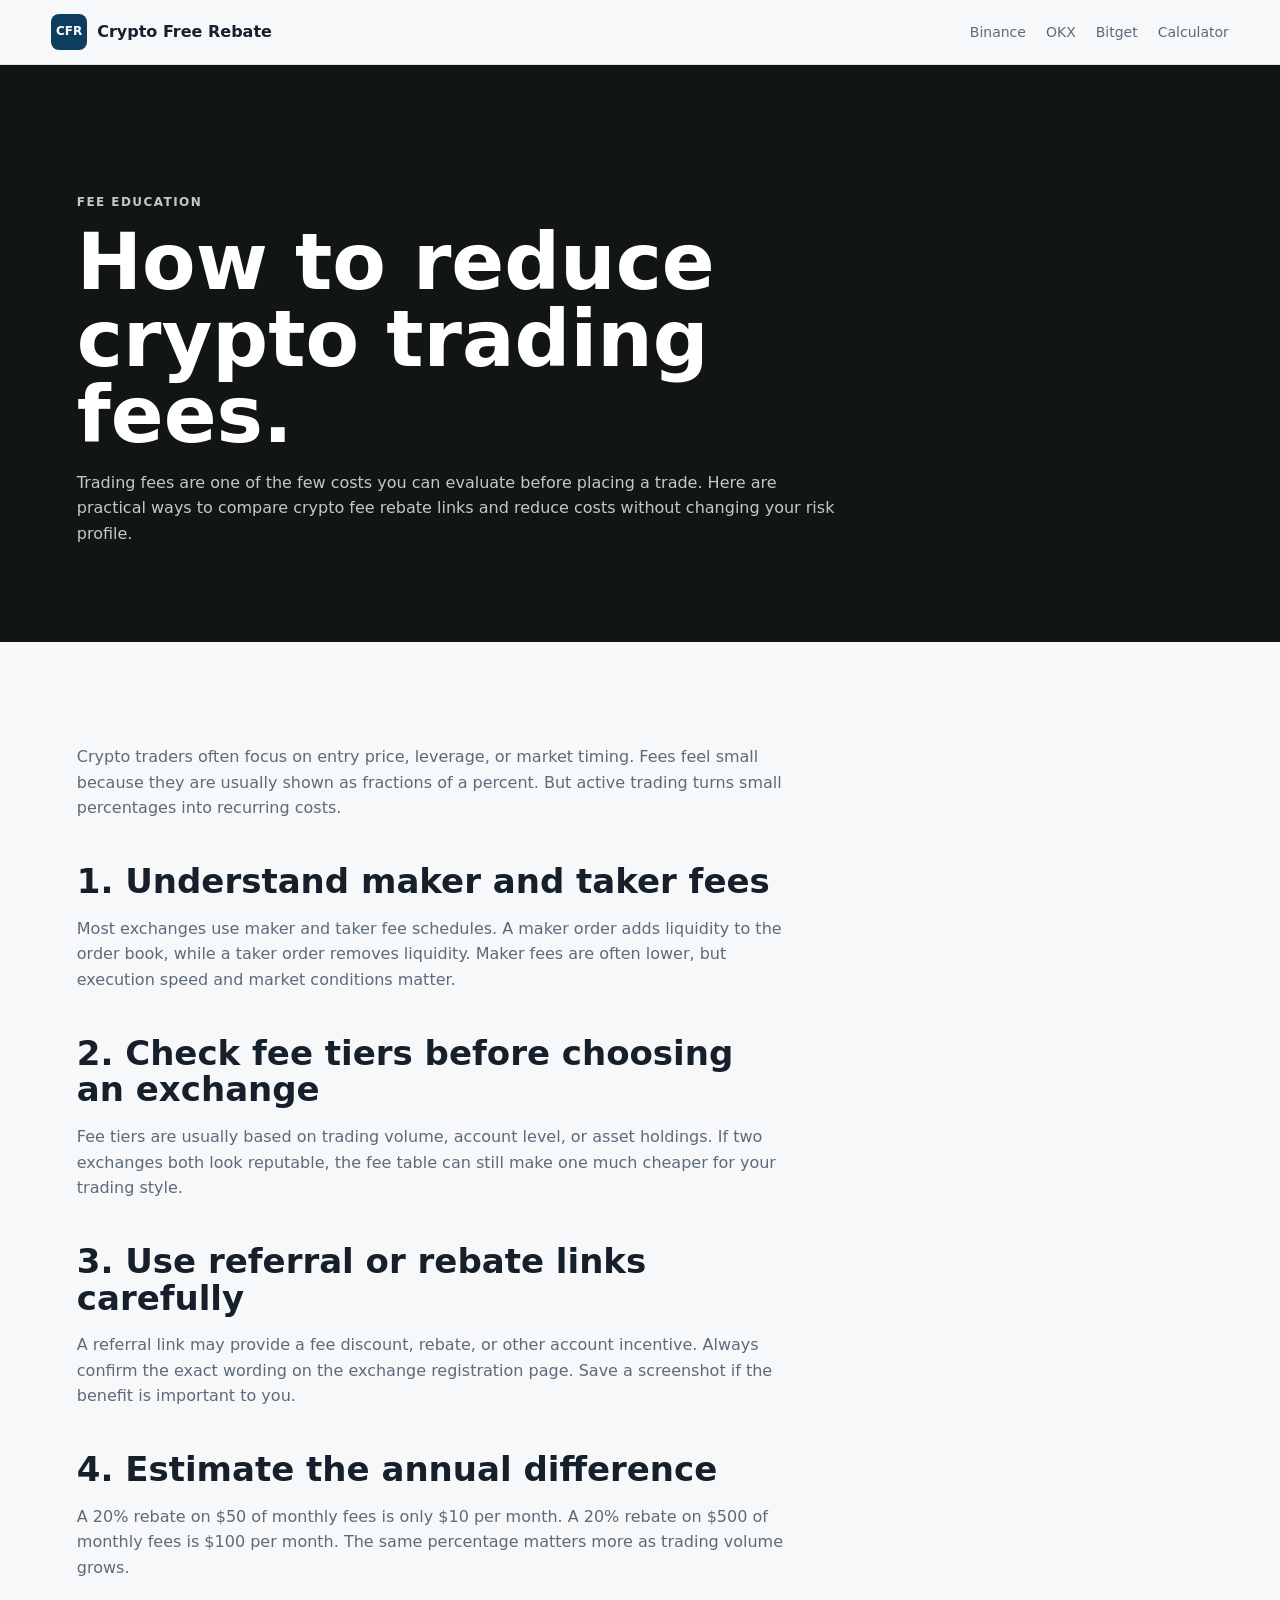
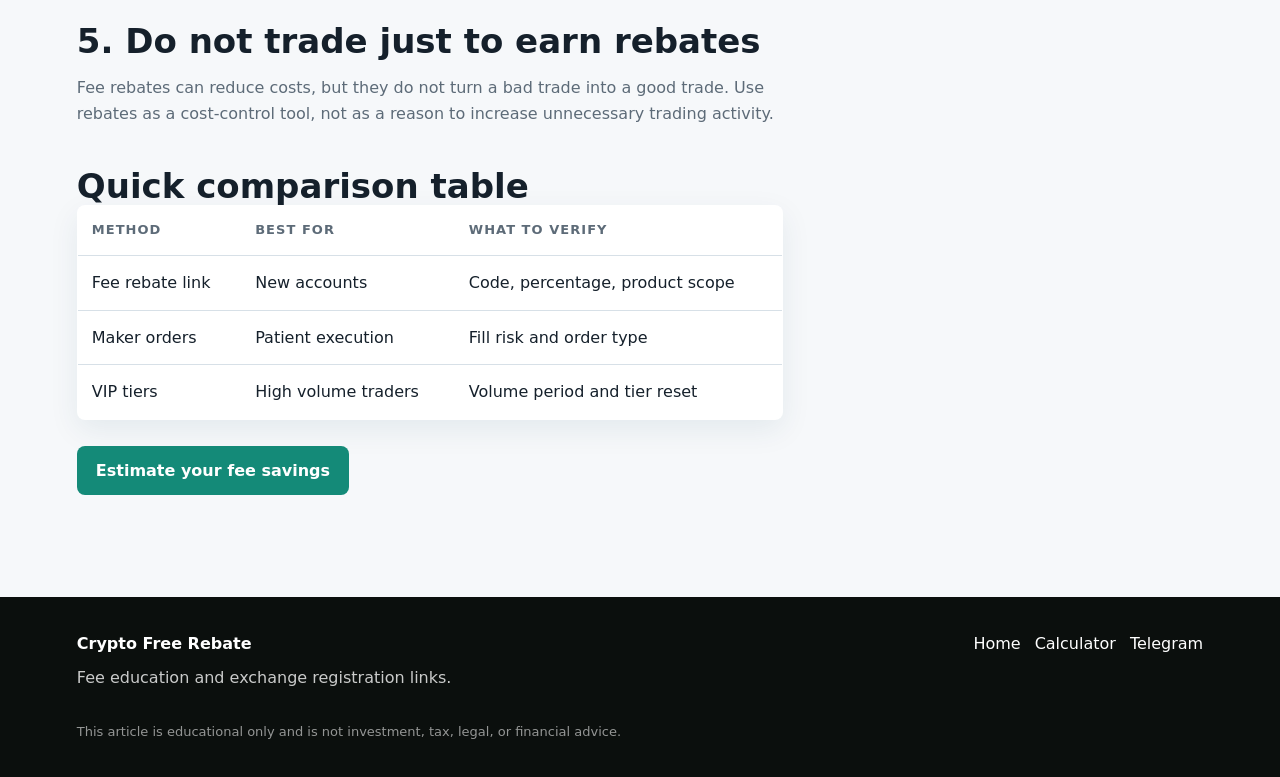
<file: blog/reduce-crypto-trading-fees/index.html>
<!doctype html>
<html lang="en">
  <head>
    <meta charset="utf-8">
    <meta name="viewport" content="width=device-width, initial-scale=1">
    <meta name="theme-color" content="#f7f8f5">
    <meta name="apple-mobile-web-app-status-bar-style" content="default">
    <title>How to Reduce Crypto Trading Fees | Crypto Free Rebate</title>
    <meta name="description" content="Learn practical ways to reduce crypto trading fees, including maker orders, taker fees, fee tiers, exchange tokens, and crypto fee rebate links.">
    <meta name="robots" content="index, follow, max-image-preview:large">
    <link rel="canonical" href="https://cryptofreerebate.com/blog/reduce-crypto-trading-fees/">
    <meta property="og:type" content="article">
    <meta property="og:site_name" content="Crypto Free Rebate">
    <meta property="og:url" content="https://cryptofreerebate.com/blog/reduce-crypto-trading-fees/">
    <meta property="og:title" content="How to Reduce Crypto Trading Fees">
    <meta property="og:description" content="A practical guide to exchange trading fees, fee tiers, and crypto fee rebate links.">
    <meta property="og:image" content="https://cryptofreerebate.com/assets/og-image.png">
    <meta property="og:image:alt" content="Guide to reducing crypto trading fees">
    <meta name="twitter:card" content="summary_large_image">
    <meta name="twitter:url" content="https://cryptofreerebate.com/blog/reduce-crypto-trading-fees/">
    <meta name="twitter:title" content="How to Reduce Crypto Trading Fees">
    <meta name="twitter:description" content="A practical guide to exchange trading fees, fee tiers, and crypto fee rebate links.">
    <meta name="twitter:image" content="https://cryptofreerebate.com/assets/og-image.png">
    <link rel="icon" href="/assets/favicon.svg" type="image/svg+xml">
    <link rel="stylesheet" href="/assets/styles.css">
    <script type="application/ld+json">
      {
        "@context": "https://schema.org",
        "@type": "Article",
        "headline": "How to Reduce Crypto Trading Fees",
        "description": "Learn practical ways to reduce crypto trading fees, including maker orders, taker fees, fee tiers, exchange tokens, and crypto fee rebate links.",
        "url": "https://cryptofreerebate.com/blog/reduce-crypto-trading-fees/",
        "image": "https://cryptofreerebate.com/assets/og-image.png",
        "publisher": {
          "@type": "Organization",
          "name": "Crypto Free Rebate",
          "url": "https://cryptofreerebate.com/"
        },
        "mainEntityOfPage": "https://cryptofreerebate.com/blog/reduce-crypto-trading-fees/",
        "inLanguage": "en-US"
      }
    </script>
  </head>
  <body>
    <header class="site-header">
      <a class="brand" href="/"><span class="brand-mark">CFR</span><span>Crypto Free Rebate</span></a>
      <nav class="nav" aria-label="Main navigation">
        <a href="/binance-fee-rebate/">Binance</a>
        <a href="/okx-fee-rebate/">OKX</a>
        <a href="/bitget-fee-rebate/">Bitget</a>
        <a href="/tools/fee-calculator/">Calculator</a>
      </nav>
    </header>
    <main>
      <article>
        <section class="page-hero">
          <p class="eyebrow">Fee education</p>
          <h1>How to reduce crypto trading fees.</h1>
          <p>Trading fees are one of the few costs you can evaluate before placing a trade. Here are practical ways to compare crypto fee rebate links and reduce costs without changing your risk profile.</p>
        </section>
        <div class="article">
          <p>Crypto traders often focus on entry price, leverage, or market timing. Fees feel small because they are usually shown as fractions of a percent. But active trading turns small percentages into recurring costs.</p>

          <h2>1. Understand maker and taker fees</h2>
          <p>Most exchanges use maker and taker fee schedules. A maker order adds liquidity to the order book, while a taker order removes liquidity. Maker fees are often lower, but execution speed and market conditions matter.</p>

          <h2>2. Check fee tiers before choosing an exchange</h2>
          <p>Fee tiers are usually based on trading volume, account level, or asset holdings. If two exchanges both look reputable, the fee table can still make one much cheaper for your trading style.</p>

          <h2>3. Use referral or rebate links carefully</h2>
          <p>A referral link may provide a fee discount, rebate, or other account incentive. Always confirm the exact wording on the exchange registration page. Save a screenshot if the benefit is important to you.</p>

          <h2>4. Estimate the annual difference</h2>
          <p>A 20% rebate on $50 of monthly fees is only $10 per month. A 20% rebate on $500 of monthly fees is $100 per month. The same percentage matters more as trading volume grows.</p>

          <h2>5. Do not trade just to earn rebates</h2>
          <p>Fee rebates can reduce costs, but they do not turn a bad trade into a good trade. Use rebates as a cost-control tool, not as a reason to increase unnecessary trading activity.</p>

          <h2>Quick comparison table</h2>
          <table class="rate-table">
            <thead>
              <tr>
                <th>Method</th>
                <th>Best for</th>
                <th>What to verify</th>
              </tr>
            </thead>
            <tbody>
              <tr>
                <td>Fee rebate link</td>
                <td>New accounts</td>
                <td>Code, percentage, product scope</td>
              </tr>
              <tr>
                <td>Maker orders</td>
                <td>Patient execution</td>
                <td>Fill risk and order type</td>
              </tr>
              <tr>
                <td>VIP tiers</td>
                <td>High volume traders</td>
                <td>Volume period and tier reset</td>
              </tr>
            </tbody>
          </table>

          <p><a class="button primary" href="/tools/fee-calculator/">Estimate your fee savings</a></p>
        </div>
      </article>
    </main>
    <footer class="footer">
      <div><strong>Crypto Free Rebate</strong><p>Fee education and exchange registration links.</p></div>
      <div class="footer-links"><a href="/">Home</a><a href="/tools/fee-calculator/">Calculator</a><a href="https://t.me/Graceliu0124" rel="noopener noreferrer">Telegram</a></div>
      <p class="fine-print">This article is educational only and is not investment, tax, legal, or financial advice.</p>
    </footer>
  </body>
</html>
</file>
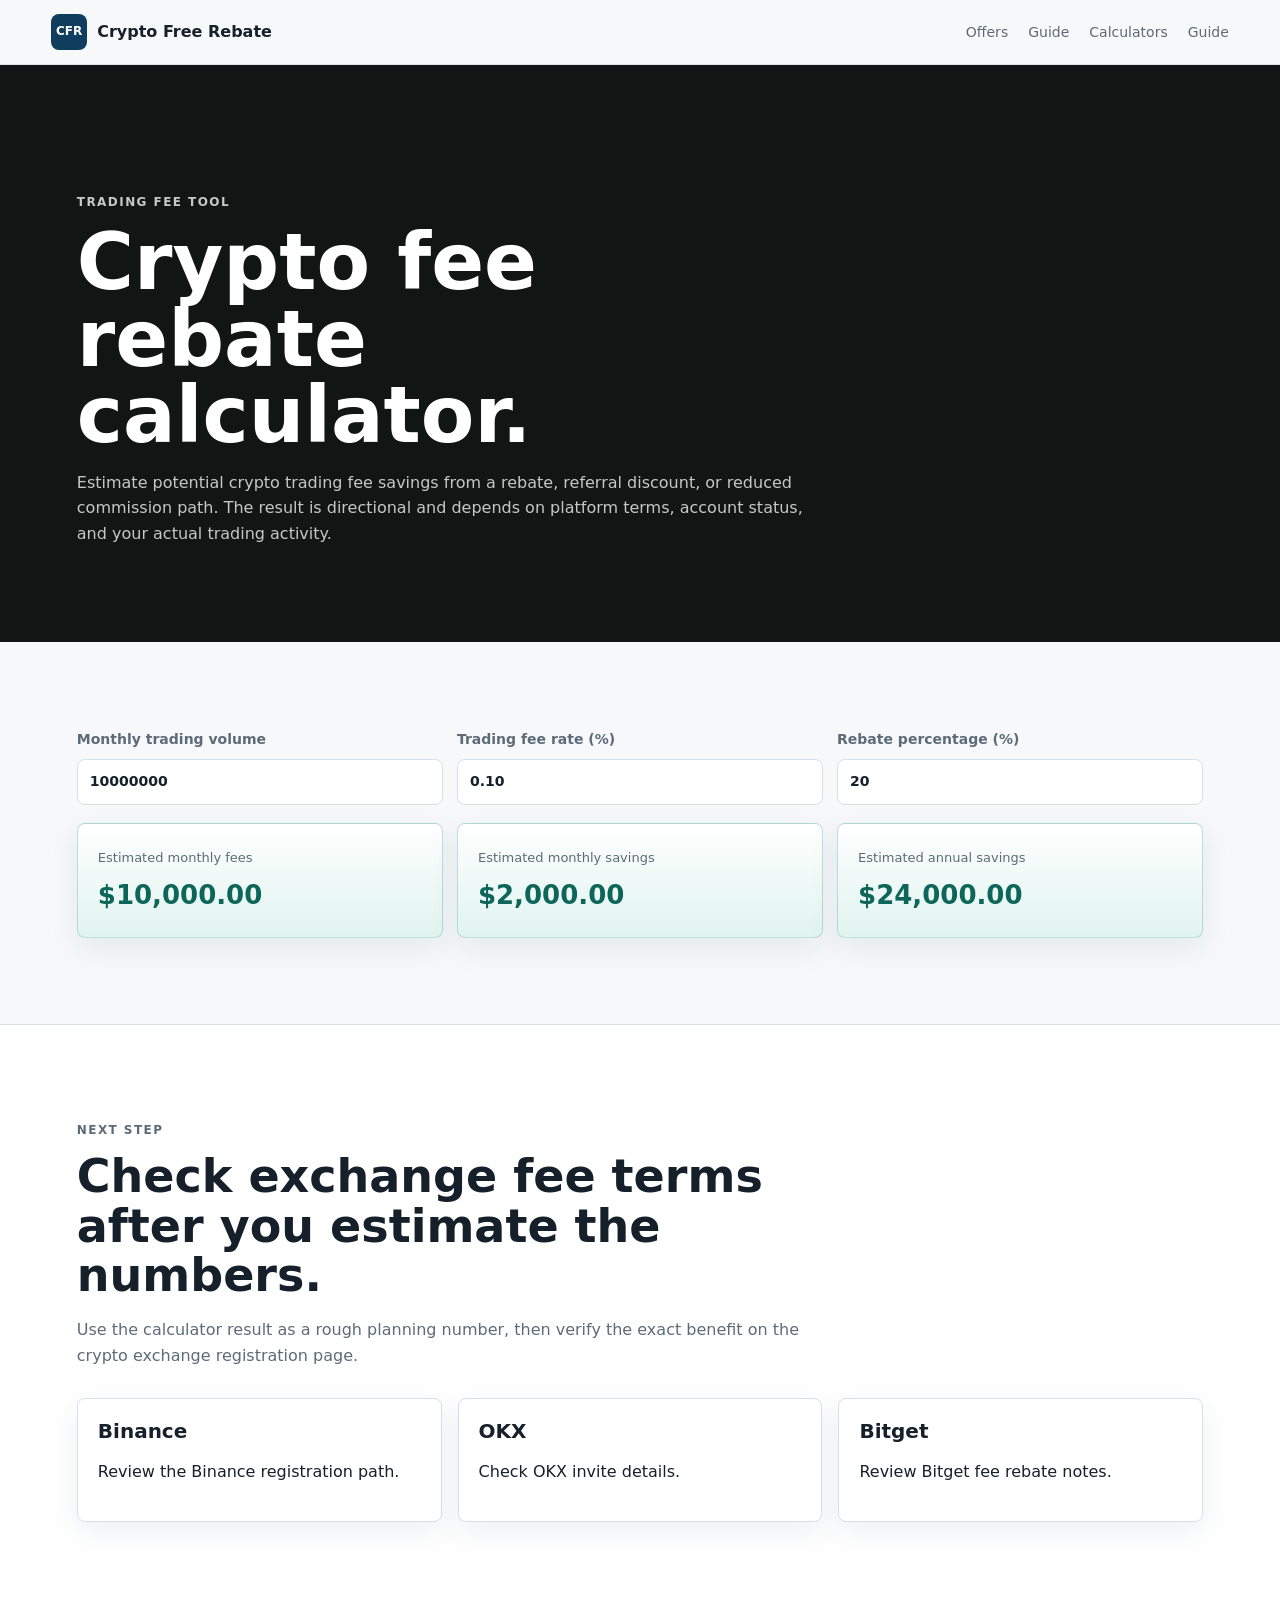
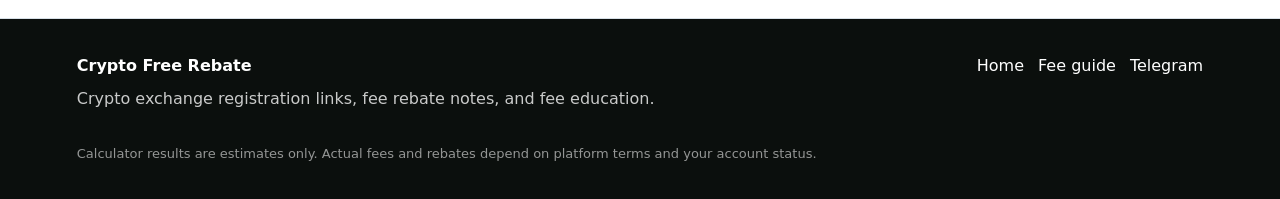
<file: tools/fee-calculator/index.html>
<!doctype html>
<html lang="en">
  <head>
    <meta charset="utf-8">
    <meta name="viewport" content="width=device-width, initial-scale=1">
    <meta name="theme-color" content="#f7f8f5">
    <meta name="apple-mobile-web-app-status-bar-style" content="default">
    <title>Crypto Fee Rebate Calculator | Trading Fee Savings</title>
    <meta name="description" content="Use a crypto fee rebate calculator to estimate monthly trading fees, potential rebate savings, and annual fee savings from exchange referral discounts.">
    <meta name="robots" content="index, follow, max-image-preview:large">
    <link rel="canonical" href="https://cryptofreerebate.com/tools/fee-calculator/">
    <meta property="og:type" content="website">
    <meta property="og:site_name" content="Crypto Free Rebate">
    <meta property="og:url" content="https://cryptofreerebate.com/tools/fee-calculator/">
    <meta property="og:title" content="Crypto Fee Rebate Calculator">
    <meta property="og:description" content="Estimate monthly and annual crypto fee rebate savings from your trading volume.">
    <meta property="og:image" content="https://cryptofreerebate.com/assets/og-image.png">
    <meta property="og:image:alt" content="Trading fee rebate calculator by Crypto Free Rebate">
    <meta name="twitter:card" content="summary_large_image">
    <meta name="twitter:url" content="https://cryptofreerebate.com/tools/fee-calculator/">
    <meta name="twitter:title" content="Crypto Fee Rebate Calculator">
    <meta name="twitter:description" content="Estimate monthly and annual crypto fee rebate savings from your trading volume.">
    <meta name="twitter:image" content="https://cryptofreerebate.com/assets/og-image.png">
    <link rel="icon" href="/assets/favicon.svg" type="image/svg+xml">
    <link rel="stylesheet" href="/assets/styles.css">
    <script defer src="/assets/app.js"></script>
    <script type="application/ld+json">
      {
        "@context": "https://schema.org",
        "@type": "WebApplication",
        "name": "Crypto Fee Rebate Calculator",
        "description": "Use a crypto fee rebate calculator to estimate monthly trading fees, potential rebate savings, and annual fee savings from exchange referral discounts.",
        "url": "https://cryptofreerebate.com/tools/fee-calculator/",
        "applicationCategory": "FinanceApplication",
        "operatingSystem": "Any",
        "publisher": {
          "@type": "Organization",
          "name": "Crypto Free Rebate",
          "url": "https://cryptofreerebate.com/"
        },
        "inLanguage": "en-US"
      }
    </script>
  </head>
  <body>
    <header class="site-header">
      <a class="brand" href="/"><span class="brand-mark">CFR</span><span>Crypto Free Rebate</span></a>
      <nav class="nav" aria-label="Main navigation">
        <a href="/#cex-offers">Offers</a>
        <a href="/#crypto-fee-rebate-guide">Guide</a>
        <a href="/#calculators">Calculators</a>
        <a href="/blog/reduce-crypto-trading-fees/">Guide</a>
      </nav>
    </header>
    <main>
      <section class="page-hero">
        <p class="eyebrow">Trading fee tool</p>
        <h1>Crypto fee rebate calculator.</h1>
        <p>Estimate potential crypto trading fee savings from a rebate, referral discount, or reduced commission path. The result is directional and depends on platform terms, account status, and your actual trading activity.</p>
      </section>
      <section class="content-page">
        <div class="calculator" data-fee-calculator>
          <div class="field-grid">
            <label>
              Monthly trading volume
              <input data-volume type="number" min="0" step="1000" value="10000000" inputmode="decimal">
            </label>
            <label>
              Trading fee rate (%)
              <input data-fee-rate type="number" min="0" step="0.01" value="0.10" inputmode="decimal">
            </label>
            <label>
              Rebate percentage (%)
              <input data-rebate type="number" min="0" max="100" step="1" value="20" inputmode="decimal">
            </label>
          </div>
          <div class="result-grid" aria-live="polite">
            <div class="result-card">
              <span>Estimated monthly fees</span>
              <strong data-monthly-fee>$0.00</strong>
            </div>
            <div class="result-card">
              <span>Estimated monthly savings</span>
              <strong data-monthly-savings>$0.00</strong>
            </div>
            <div class="result-card">
              <span>Estimated annual savings</span>
              <strong data-annual-savings>$0.00</strong>
            </div>
          </div>
        </div>
      </section>
      <section class="section band">
        <div class="section-heading">
          <p class="eyebrow">Next step</p>
          <h2>Check exchange fee terms after you estimate the numbers.</h2>
          <p>Use the calculator result as a rough planning number, then verify the exact benefit on the crypto exchange registration page.</p>
        </div>
        <div class="article-card-grid">
          <a class="article-card" href="/binance-fee-rebate/"><h3>Binance</h3><p>Review the Binance registration path.</p></a>
          <a class="article-card" href="/okx-fee-rebate/"><h3>OKX</h3><p>Check OKX invite details.</p></a>
          <a class="article-card" href="/bitget-fee-rebate/"><h3>Bitget</h3><p>Review Bitget fee rebate notes.</p></a>
        </div>
      </section>
    </main>
    <footer class="footer">
      <div><strong>Crypto Free Rebate</strong><p>Crypto exchange registration links, fee rebate notes, and fee education.</p></div>
      <div class="footer-links"><a href="/">Home</a><a href="/blog/reduce-crypto-trading-fees/">Fee guide</a><a href="https://t.me/Graceliu0124" rel="noopener noreferrer">Telegram</a></div>
      <p class="fine-print">Calculator results are estimates only. Actual fees and rebates depend on platform terms and your account status.</p>
    </footer>
  </body>
</html>
</file>
<file: assets/styles.css>
:root {
  color-scheme: light;
  --bg: #f6f8fa;
  --surface: #ffffff;
  --surface-muted: #eef4f3;
  --text: #15202b;
  --muted: #5d6b78;
  --border: #d7e0e7;
  --accent: #148a78;
  --accent-dark: #0d6659;
  --accent-soft: #e0f4ef;
  --gold: #b98521;
  --ink: #0f3d5e;
  --shadow: 0 10px 30px rgba(15, 61, 94, 0.08);
}

* {
  box-sizing: border-box;
}

html {
  scroll-behavior: smooth;
}

body {
  margin: 0;
  background: var(--bg);
  color: var(--text);
  font-family: Inter, ui-sans-serif, system-ui, -apple-system, BlinkMacSystemFont, "Segoe UI", sans-serif;
  line-height: 1.6;
}

a {
  color: inherit;
}

.site-header {
  position: sticky;
  top: 0;
  z-index: 10;
  display: flex;
  align-items: center;
  justify-content: space-between;
  gap: 24px;
  padding: 14px clamp(18px, 4vw, 56px);
  background: rgba(246, 248, 250, 0.92);
  border-bottom: 1px solid rgba(215, 224, 231, 0.86);
  backdrop-filter: blur(14px);
}

.brand {
  display: inline-flex;
  align-items: center;
  gap: 10px;
  font-weight: 800;
  text-decoration: none;
  letter-spacing: 0;
}

.brand-mark {
  display: inline-grid;
  place-items: center;
  width: 36px;
  height: 36px;
  border-radius: 8px;
  background: var(--ink);
  color: #fff;
  font-size: 12px;
  font-weight: 800;
}

.nav {
  display: flex;
  align-items: center;
  gap: 20px;
  color: var(--muted);
  font-size: 14px;
}

.nav a {
  text-decoration: none;
}

.nav a:hover {
  color: var(--text);
}

.image-hero {
  position: relative;
  min-height: 78vh;
  display: grid;
  align-items: center;
  padding: clamp(80px, 11vw, 150px) clamp(20px, 6vw, 86px) clamp(70px, 9vw, 120px);
  background:
    radial-gradient(circle at 78% 18%, rgba(159, 241, 212, 0.22), transparent 30%),
    radial-gradient(circle at 90% 78%, rgba(185, 133, 33, 0.16), transparent 26%),
    linear-gradient(135deg, #061926 0%, #0f3d5e 46%, #0d6659 100%);
  background-size: cover;
  background-position: center;
  overflow: hidden;
}

.image-hero::before {
  content: "";
  position: absolute;
  right: clamp(-220px, -8vw, -80px);
  top: 13%;
  z-index: 0;
  width: min(58vw, 820px);
  height: min(58vh, 520px);
  border: 1px solid rgba(255, 255, 255, 0.18);
  border-radius: 18px;
  background:
    linear-gradient(rgba(255, 255, 255, 0.1) 1px, transparent 1px) 0 0 / 100% 64px,
    linear-gradient(90deg, rgba(255, 255, 255, 0.08) 1px, transparent 1px) 0 0 / 92px 100%,
    linear-gradient(135deg, rgba(255, 255, 255, 0.2), rgba(255, 255, 255, 0.05));
  box-shadow: 0 34px 90px rgba(0, 0, 0, 0.22);
  transform: rotate(-1.5deg);
}

.hero-overlay {
  position: absolute;
  inset: 0;
  z-index: 1;
  background: linear-gradient(90deg, rgba(8, 25, 38, 0.82), rgba(8, 25, 38, 0.54));
}

.hero-content {
  position: relative;
  z-index: 2;
  max-width: 780px;
  color: #fff;
}

.eyebrow {
  margin: 0 0 12px;
  color: var(--accent);
  font-size: 12px;
  font-weight: 800;
  letter-spacing: 0.12em;
  text-transform: uppercase;
}

.hero-content .eyebrow {
  color: #9ff1d4;
}

h1,
h2,
h3,
p {
  overflow-wrap: anywhere;
}

h1 {
  margin: 0;
  max-width: 760px;
  font-size: clamp(42px, 7vw, 78px);
  line-height: 0.98;
  letter-spacing: 0;
}

h2 {
  margin: 0;
  font-size: clamp(28px, 4vw, 46px);
  line-height: 1.08;
  letter-spacing: 0;
}

h3 {
  margin: 0 0 8px;
  font-size: 20px;
  line-height: 1.2;
}

.hero-copy {
  max-width: 660px;
  margin: 22px 0 0;
  font-size: clamp(17px, 2vw, 21px);
  color: rgba(255, 255, 255, 0.86);
}

.microcopy,
.fine-print {
  font-size: 13px;
  color: rgba(255, 255, 255, 0.72);
}

.hero-actions {
  display: flex;
  flex-wrap: wrap;
  gap: 12px;
  margin-top: 28px;
}

.button {
  display: inline-flex;
  align-items: center;
  justify-content: center;
  min-height: 44px;
  padding: 11px 18px;
  border: 1px solid transparent;
  border-radius: 8px;
  font-weight: 800;
  text-decoration: none;
  transition: transform 180ms ease, background-color 180ms ease, border-color 180ms ease;
}

.button:hover {
  transform: translateY(-1px);
}

.primary {
  background: var(--accent);
  color: #fff;
}

.primary:hover {
  background: var(--accent-dark);
}

.secondary {
  background: rgba(255, 255, 255, 0.14);
  border-color: rgba(255, 255, 255, 0.38);
  color: #fff;
}

.section {
  padding: clamp(56px, 8vw, 96px) clamp(20px, 6vw, 86px);
}

.section.compact {
  padding-top: clamp(46px, 6vw, 72px);
}

.band {
  background: var(--surface);
  border-block: 1px solid var(--border);
}

.section-heading {
  max-width: 760px;
  margin-bottom: 30px;
}

.section-heading p,
.split p,
.cta-section p,
.feature-card p,
.exchange-card p,
.content-page p,
.article p {
  color: var(--muted);
}

.feature-grid,
.exchange-grid {
  display: grid;
  grid-template-columns: repeat(3, minmax(0, 1fr));
  gap: 16px;
}

.exchange-grid {
  grid-template-columns: repeat(4, minmax(0, 1fr));
}

.cex-grid {
  grid-template-columns: repeat(5, minmax(0, 1fr));
}

.feature-card,
.exchange-card,
.stat-panel,
.faq-list details,
.rate-table,
.article-card {
  background: var(--surface);
  border: 1px solid var(--border);
  border-radius: 8px;
  box-shadow: var(--shadow);
}

.feature-card {
  padding: 22px;
}

.feature-kicker {
  display: inline-block;
  margin-bottom: 18px;
  color: var(--gold);
  font-weight: 800;
  font-size: 13px;
}

.exchange-card {
  display: flex;
  flex-direction: column;
  gap: 18px;
  min-height: 282px;
  padding: 22px;
}

.exchange-logo {
  width: 46px;
  height: 46px;
  display: grid;
  place-items: center;
  border-radius: 8px;
  color: #101413;
  font-weight: 900;
}

.logo-image {
  overflow: hidden;
  background: #fff;
  border: 1px solid var(--border);
}

.logo-image img {
  width: 30px;
  height: 30px;
  object-fit: contain;
}

.both {
  background: var(--ink);
  color: #fff;
}

.card-tag {
  margin: 0 0 8px;
  color: var(--accent);
  font-size: 12px;
  font-weight: 800;
  letter-spacing: 0.02em;
  line-height: 1.35;
  text-transform: uppercase;
}

.binance {
  background: #f0b90b;
}

.okx {
  background: #111;
  color: #fff;
}

.bitget {
  background: #16d2b4;
}

.bitmart {
  background: #275df2;
  color: #fff;
}

.card-button {
  margin-top: auto;
  background: var(--ink);
  color: #fff;
}

.card-actions {
  display: grid;
  grid-template-columns: 1fr;
  gap: 10px;
  margin-top: auto;
}

.card-actions .button {
  width: 100%;
}

.split {
  display: grid;
  grid-template-columns: 1fr minmax(300px, 420px);
  gap: clamp(28px, 6vw, 72px);
  align-items: center;
}

.split .primary,
.content-page .primary,
.article .primary {
  margin-top: 10px;
}

.stat-panel {
  padding: 24px;
}

.stat-row,
.stat-total {
  display: flex;
  justify-content: space-between;
  gap: 20px;
  padding: 14px 0;
  border-bottom: 1px solid var(--border);
}

.stat-row span,
.stat-total span {
  color: var(--muted);
}

.stat-row strong {
  text-align: right;
}

.stat-total {
  margin-top: 10px;
  padding: 18px;
  border: 0;
  border-radius: 8px;
  background: var(--accent-soft);
}

.faq-list {
  display: grid;
  gap: 12px;
}

.faq-list details {
  padding: 18px 20px;
}

.faq-list summary {
  cursor: pointer;
  font-weight: 800;
}

.cta-section {
  padding: clamp(58px, 8vw, 92px) clamp(20px, 6vw, 86px);
  background: #101413;
  color: #fff;
}

.cta-section p {
  max-width: 680px;
  color: rgba(255, 255, 255, 0.76);
}

.footer {
  display: grid;
  grid-template-columns: 1.4fr 1fr;
  gap: 24px;
  padding: 34px clamp(20px, 6vw, 86px);
  background: #0b0f0d;
  color: rgba(255, 255, 255, 0.78);
}

.footer strong {
  color: #fff;
}

.footer p {
  margin: 8px 0 0;
}

.footer-links {
  display: flex;
  flex-wrap: wrap;
  justify-content: flex-end;
  gap: 14px;
}

.footer-links a {
  color: #fff;
  text-decoration: none;
}

.fine-print {
  grid-column: 1 / -1;
  color: rgba(255, 255, 255, 0.56);
}

.page-hero {
  padding: clamp(72px, 10vw, 130px) clamp(20px, 6vw, 86px) clamp(50px, 7vw, 80px);
  background: #111614;
  color: #fff;
}

.page-hero p {
  max-width: 760px;
  color: rgba(255, 255, 255, 0.76);
}

.content-page {
  padding: clamp(46px, 7vw, 86px) clamp(20px, 6vw, 86px);
}

.content-grid {
  display: grid;
  grid-template-columns: minmax(0, 1.1fr) minmax(300px, 420px);
  gap: clamp(28px, 6vw, 72px);
}

.checklist {
  display: grid;
  gap: 12px;
  padding: 0;
  margin: 24px 0;
  list-style: none;
}

.checklist li {
  padding: 14px 16px;
  border: 1px solid var(--border);
  border-radius: 8px;
  background: var(--surface);
}

.rate-table {
  width: 100%;
  border-collapse: collapse;
  overflow: hidden;
}

.table-wrap {
  overflow-x: auto;
  border-radius: 8px;
  box-shadow: var(--shadow);
}

.offer-table {
  min-width: 860px;
  background: var(--surface);
}

.rate-table th,
.rate-table td {
  padding: 14px;
  border-bottom: 1px solid var(--border);
  text-align: left;
}

.rate-table th {
  color: var(--muted);
  font-size: 13px;
  text-transform: uppercase;
  letter-spacing: 0.08em;
}

.table-link {
  color: var(--accent-dark);
  font-weight: 800;
  text-decoration: none;
}

.table-link:hover {
  text-decoration: underline;
}

.side-panel {
  position: sticky;
  top: 86px;
  align-self: start;
}

.calculator {
  display: grid;
  gap: 18px;
}

.field-grid {
  display: grid;
  grid-template-columns: repeat(3, minmax(0, 1fr));
  gap: 14px;
}

.field-grid.two {
  grid-template-columns: repeat(2, minmax(0, 1fr));
}

.field-grid.three {
  grid-template-columns: repeat(3, minmax(0, 1fr));
}

label {
  display: grid;
  gap: 8px;
  color: var(--muted);
  font-size: 14px;
  font-weight: 700;
}

input {
  min-height: 46px;
  width: 100%;
  padding: 10px 12px;
  border: 1px solid var(--border);
  border-radius: 8px;
  background: var(--surface);
  color: var(--text);
  font: inherit;
}

.result-grid {
  display: grid;
  grid-template-columns: repeat(3, minmax(0, 1fr));
  gap: 14px;
}

.result-grid.two {
  grid-template-columns: repeat(2, minmax(0, 1fr));
}

.result-grid.three {
  grid-template-columns: repeat(3, minmax(0, 1fr));
}

.result-card,
.article-card,
.tool-card,
.video-card {
  padding: 20px;
}

.result-card,
.tool-card,
.video-card {
  background: var(--surface);
  border: 1px solid var(--border);
  border-radius: 8px;
  box-shadow: var(--shadow);
}

.result-card {
  background: linear-gradient(180deg, #fff, var(--accent-soft));
  border-color: rgba(20, 138, 120, 0.26);
}

.result-card span {
  color: var(--muted);
  font-size: 13px;
}

.result-card strong {
  display: block;
  margin-top: 6px;
  color: var(--accent-dark);
  font-size: 26px;
}

.article {
  max-width: 860px;
  padding: clamp(46px, 7vw, 86px) clamp(20px, 6vw, 86px);
}

.article h2 {
  margin-top: 42px;
  font-size: clamp(24px, 3vw, 34px);
}

.article-card-grid {
  display: grid;
  grid-template-columns: repeat(3, minmax(0, 1fr));
  gap: 16px;
}

.calculator-grid {
  display: grid;
  grid-template-columns: repeat(2, minmax(0, 1fr));
  gap: 16px;
}

.calculator-grid .tool-card:last-child {
  grid-column: 1 / -1;
}

.video-grid {
  display: grid;
  grid-template-columns: repeat(3, minmax(0, 1fr));
  gap: 16px;
}

.video-placeholder {
  display: grid;
  place-items: center;
  aspect-ratio: 16 / 9;
  margin-bottom: 16px;
  border-radius: 8px;
  background:
    linear-gradient(135deg, rgba(15, 61, 94, 0.92), rgba(20, 138, 120, 0.86)),
    var(--ink);
  color: rgba(255, 255, 255, 0.78);
  font-weight: 900;
}

.article-card {
  display: block;
  color: inherit;
  text-decoration: none;
}

@media (max-width: 960px) {
  .feature-grid,
  .exchange-grid,
  .cex-grid,
  .article-card-grid,
  .calculator-grid,
  .video-grid {
    grid-template-columns: repeat(2, minmax(0, 1fr));
  }

  .split,
  .content-grid {
    grid-template-columns: 1fr;
  }

  .side-panel {
    position: static;
  }
}

@media (max-width: 720px) {
  .site-header {
    align-items: flex-start;
    flex-direction: column;
  }

  .nav {
    width: 100%;
    overflow-x: auto;
    padding-bottom: 2px;
  }

  .image-hero {
    min-height: 72vh;
    background-position: 58% center;
  }

  .image-hero::before {
    right: -44%;
    top: 22%;
    width: 86vw;
    height: 42vh;
    opacity: 0.34;
  }

  .feature-grid,
  .exchange-grid,
  .cex-grid,
  .field-grid,
  .field-grid.two,
  .field-grid.three,
  .result-grid,
  .result-grid.two,
  .result-grid.three,
  .article-card-grid,
  .calculator-grid,
  .video-grid,
  .footer {
    grid-template-columns: 1fr;
  }

  .calculator-grid .tool-card:last-child {
    grid-column: auto;
  }

  .footer-links {
    justify-content: flex-start;
  }
}
</file>
